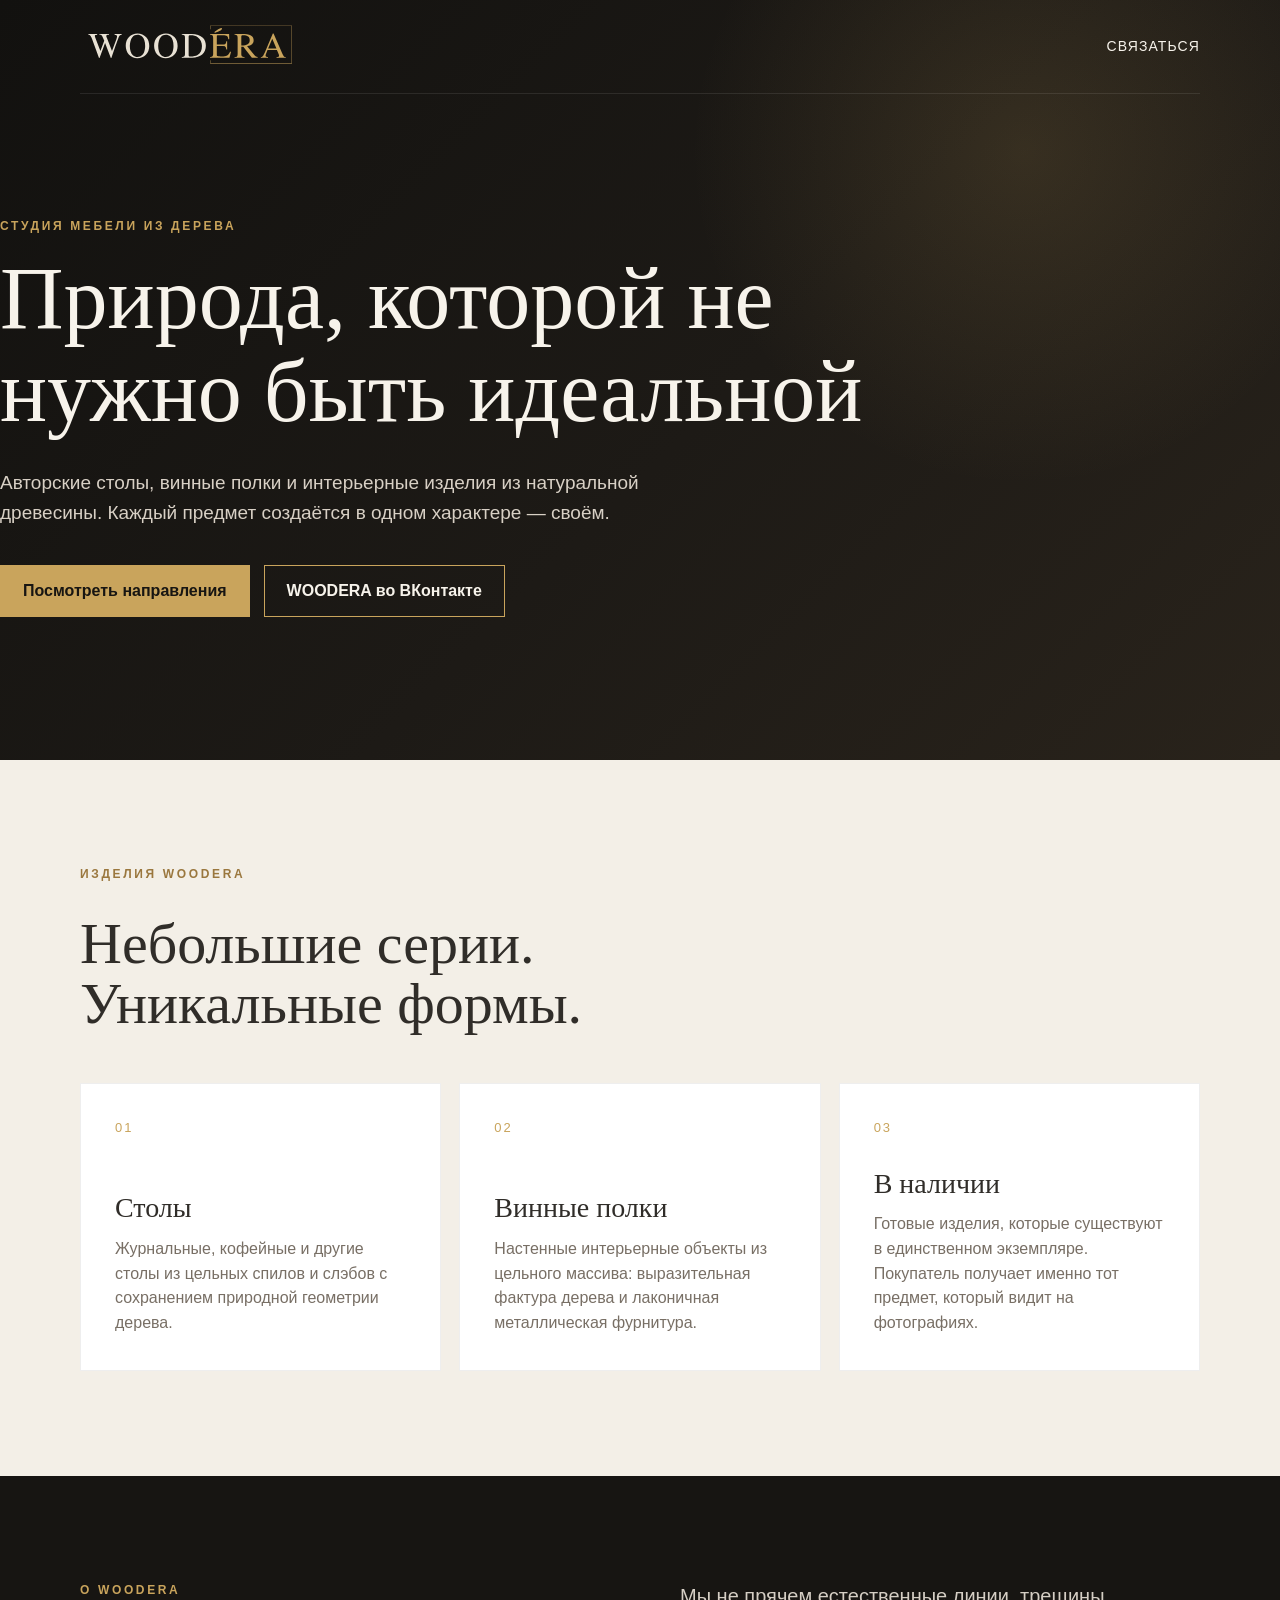
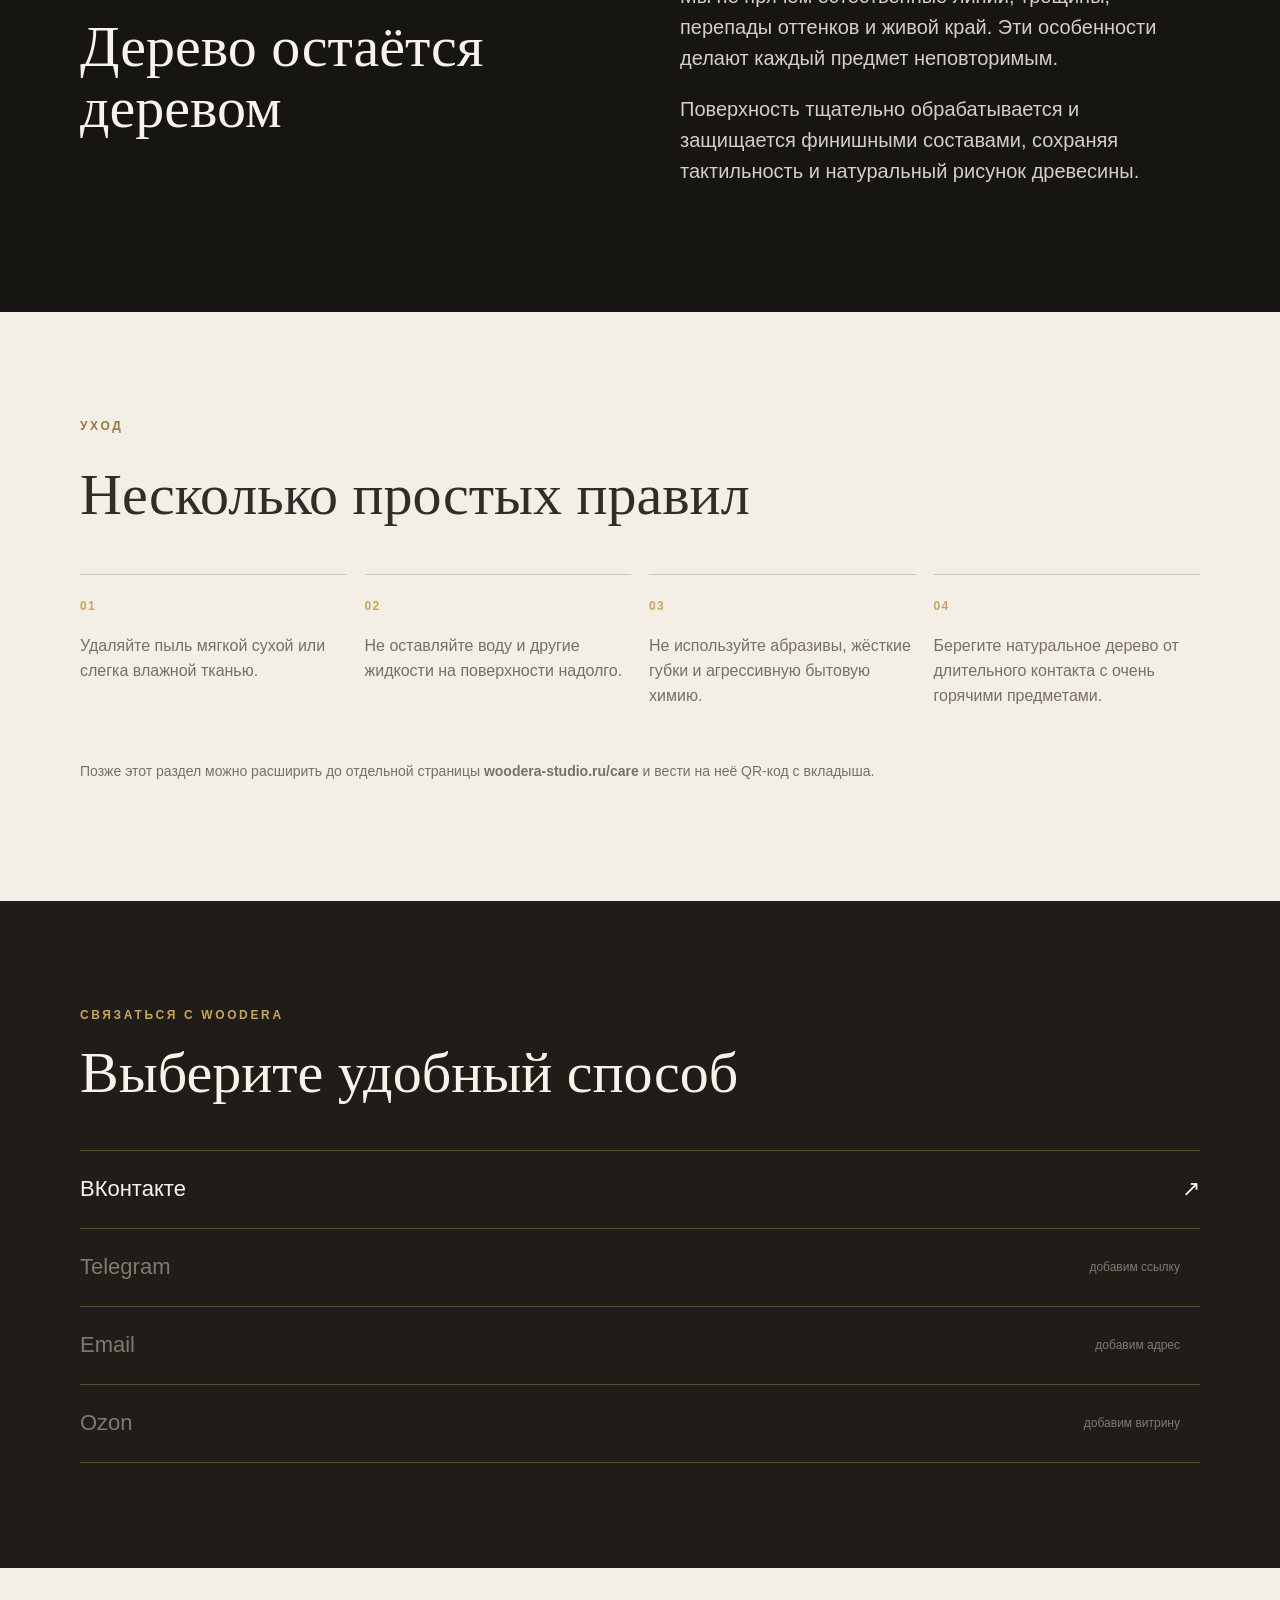
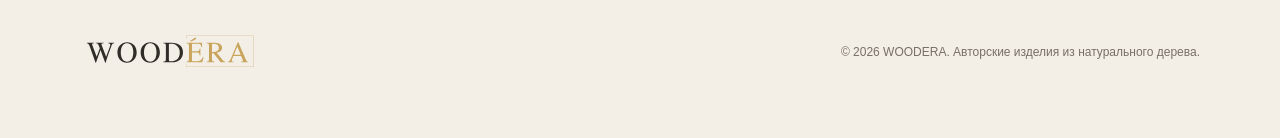
<file: index.html>
<!doctype html>
<html lang="ru">
<head>
  <meta charset="utf-8">
  <meta name="viewport" content="width=device-width, initial-scale=1">
  <title>WOODERA — студия мебели из натурального дерева</title>
  <meta name="description" content="WOODERA — авторские изделия из натурального дерева: столы, винные полки и предметы для интерьера.">
  <meta name="theme-color" content="#171512">
  <meta property="og:type" content="website">
  <meta property="og:title" content="WOODERA — студия мебели из натурального дерева">
  <meta property="og:description" content="Авторские изделия из натурального дерева. Каждый предмет имеет собственный характер.">
  <meta property="og:url" content="https://woodera-studio.ru/">
  <link rel="canonical" href="https://woodera-studio.ru/">
  <link rel="stylesheet" href="styles.css">
</head>
<body>
  <header class="hero" id="top">
    <nav class="nav wrap">
      <a class="brand" href="#top" aria-label="WOODERA">
        <img src="assets/WOODERA_01_classic_dark.svg" alt="WOODERA">
      </a>
      <a class="nav-link" href="#contacts">Связаться</a>
    </nav>

    <div class="hero-content wrap">
      <p class="eyebrow">СТУДИЯ МЕБЕЛИ ИЗ ДЕРЕВА</p>
      <h1>Природа, которой не нужно быть идеальной</h1>
      <p class="lead">Авторские столы, винные полки и интерьерные изделия из натуральной древесины. Каждый предмет создаётся в одном характере — своём.</p>
      <div class="hero-actions">
        <a class="btn btn-primary" href="#catalog">Посмотреть направления</a>
        <a class="btn btn-secondary" href="https://vk.com/wooderatver" target="_blank" rel="noopener">WOODERA во ВКонтакте</a>
      </div>
    </div>
  </header>

  <main>
    <section class="section wrap" id="catalog">
      <div class="section-head">
        <p class="eyebrow dark">ИЗДЕЛИЯ WOODERA</p>
        <h2>Небольшие серии. Уникальные формы.</h2>
      </div>
      <div class="cards">
        <article class="card">
          <span class="num">01</span>
          <h3>Столы</h3>
          <p>Журнальные, кофейные и другие столы из цельных спилов и слэбов с сохранением природной геометрии дерева.</p>
        </article>
        <article class="card">
          <span class="num">02</span>
          <h3>Винные полки</h3>
          <p>Настенные интерьерные объекты из цельного массива: выразительная фактура дерева и лаконичная металлическая фурнитура.</p>
        </article>
        <article class="card">
          <span class="num">03</span>
          <h3>В наличии</h3>
          <p>Готовые изделия, которые существуют в единственном экземпляре. Покупатель получает именно тот предмет, который видит на фотографиях.</p>
        </article>
      </div>
    </section>

    <section class="section story">
      <div class="wrap story-grid">
        <div>
          <p class="eyebrow">О WOODERA</p>
          <h2>Дерево остаётся деревом</h2>
        </div>
        <div class="story-copy">
          <p>Мы не прячем естественные линии, трещины, перепады оттенков и живой край. Эти особенности делают каждый предмет неповторимым.</p>
          <p>Поверхность тщательно обрабатывается и защищается финишными составами, сохраняя тактильность и натуральный рисунок древесины.</p>
        </div>
      </div>
    </section>

    <section class="section wrap" id="care">
      <div class="section-head">
        <p class="eyebrow dark">УХОД</p>
        <h2>Несколько простых правил</h2>
      </div>
      <div class="care-grid">
        <div><b>01</b><p>Удаляйте пыль мягкой сухой или слегка влажной тканью.</p></div>
        <div><b>02</b><p>Не оставляйте воду и другие жидкости на поверхности надолго.</p></div>
        <div><b>03</b><p>Не используйте абразивы, жёсткие губки и агрессивную бытовую химию.</p></div>
        <div><b>04</b><p>Берегите натуральное дерево от длительного контакта с очень горячими предметами.</p></div>
      </div>
      <p class="note">Позже этот раздел можно расширить до отдельной страницы <strong>woodera-studio.ru/care</strong> и вести на неё QR-код с вкладыша.</p>
    </section>

    <section class="section contacts" id="contacts">
      <div class="wrap">
        <p class="eyebrow">СВЯЗАТЬСЯ С WOODERA</p>
        <h2>Выберите удобный способ</h2>
        <div class="contact-links">
          <a href="https://vk.com/wooderatver" target="_blank" rel="noopener">ВКонтакте <span>↗</span></a>
          <span class="disabled">Telegram <small>добавим ссылку</small></span>
          <span class="disabled">Email <small>добавим адрес</small></span>
          <span class="disabled">Ozon <small>добавим витрину</small></span>
        </div>
      </div>
    </section>
  </main>

  <footer class="footer wrap">
    <img src="assets/WOODERA_01_classic_light.svg" alt="WOODERA">
    <p>© 2026 WOODERA. Авторские изделия из натурального дерева.</p>
  </footer>
</body>
</html>
</file>
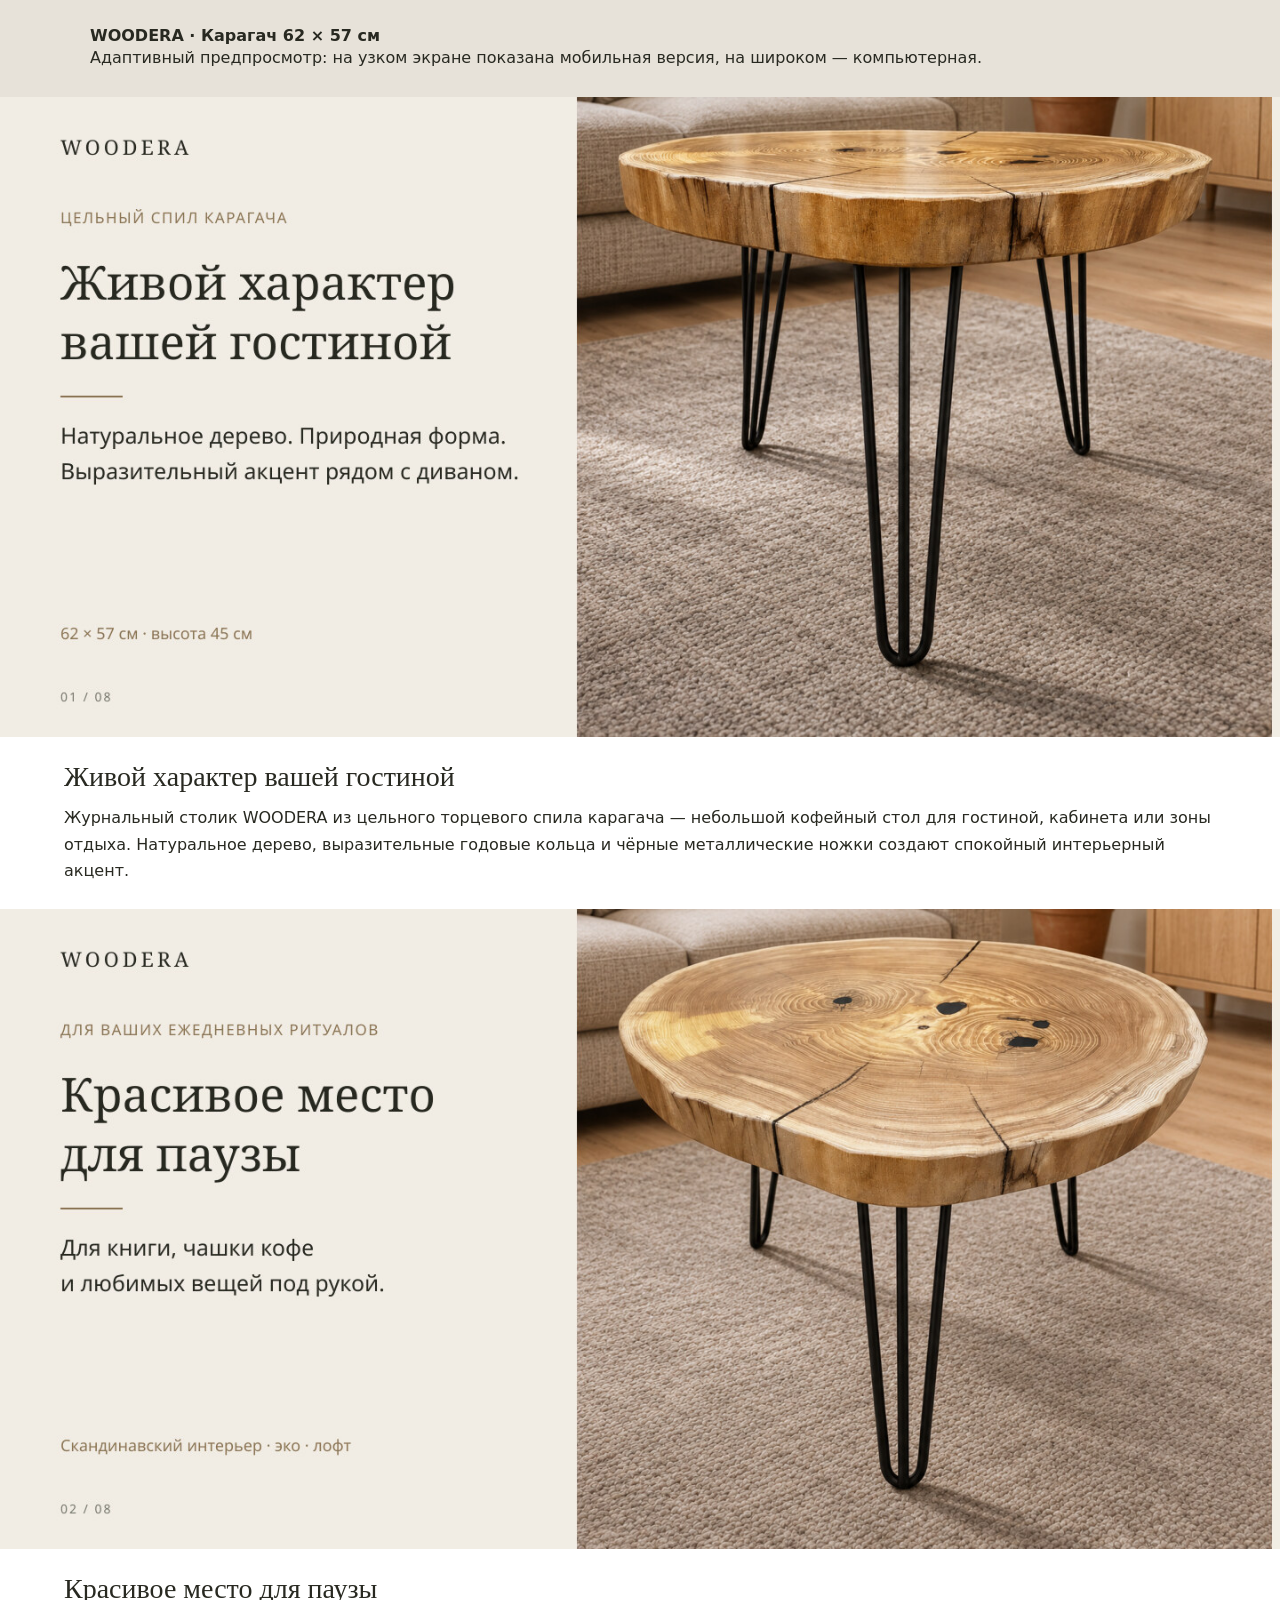
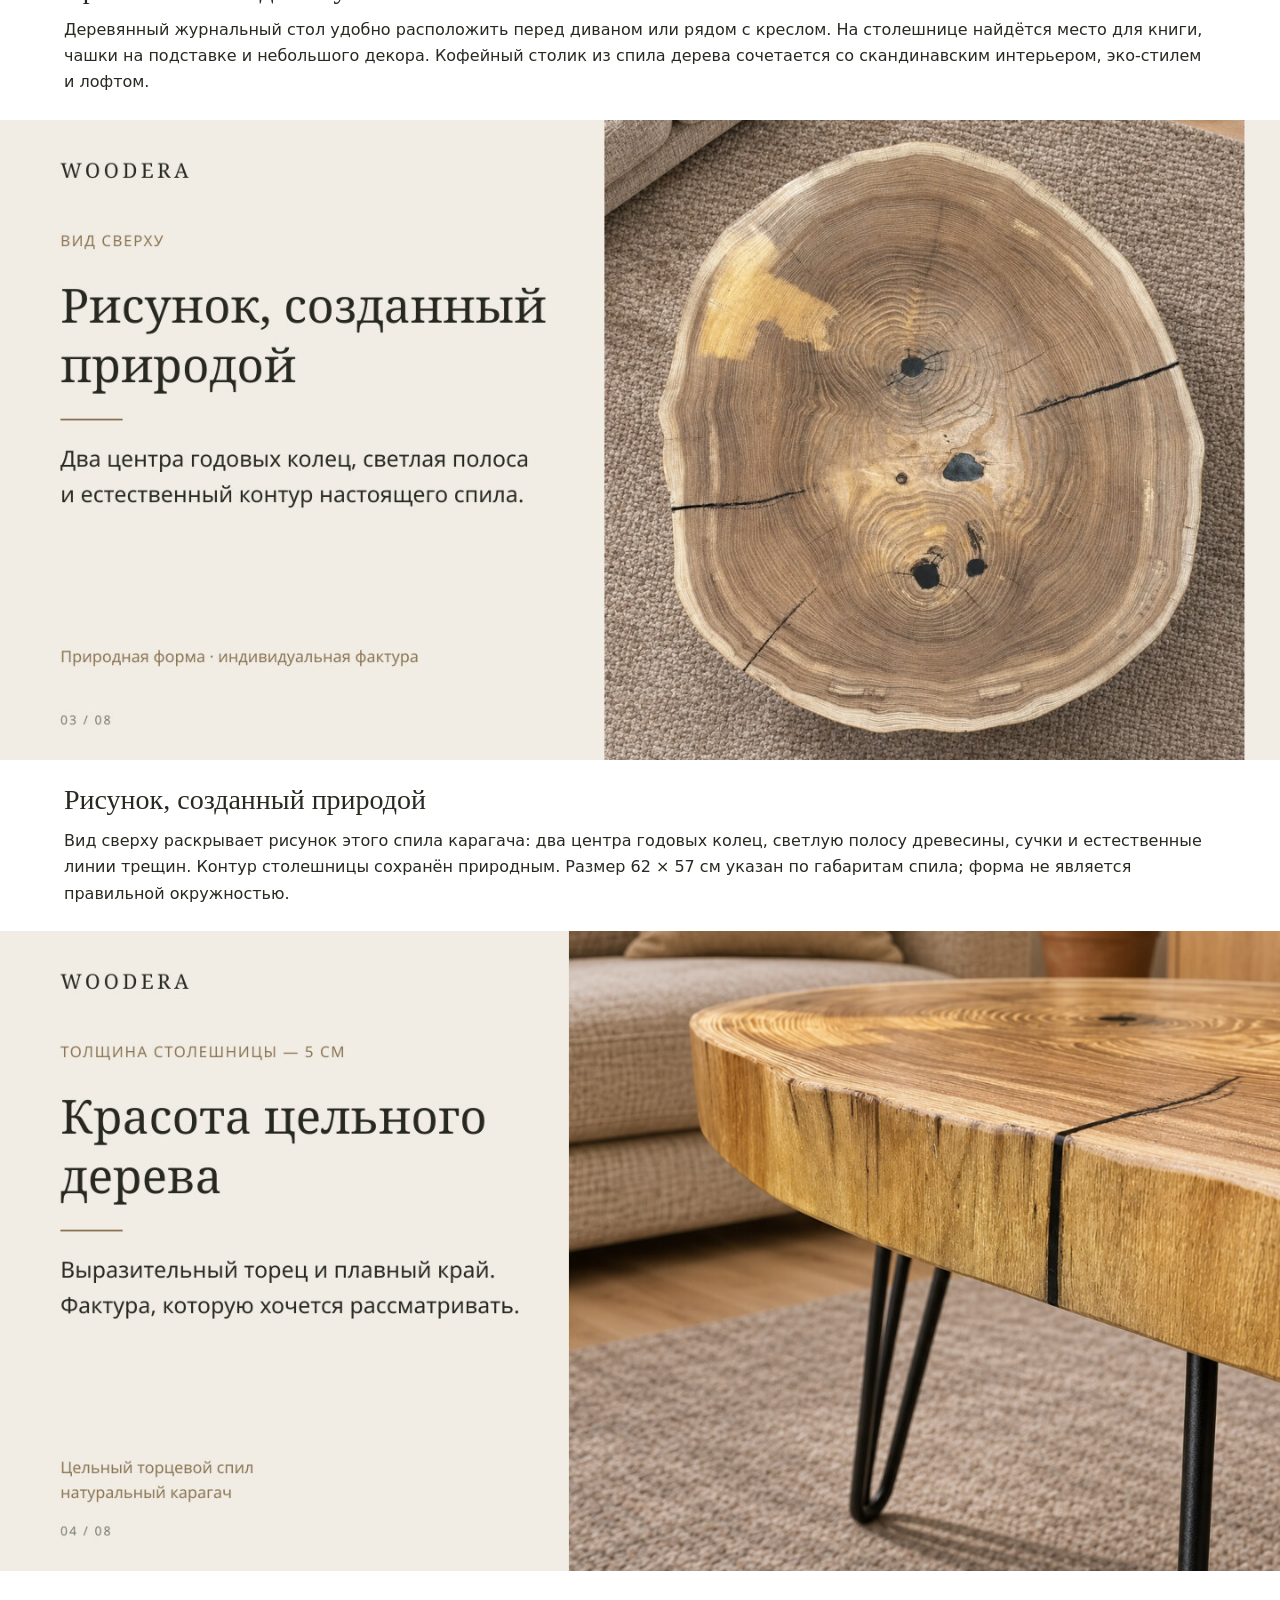
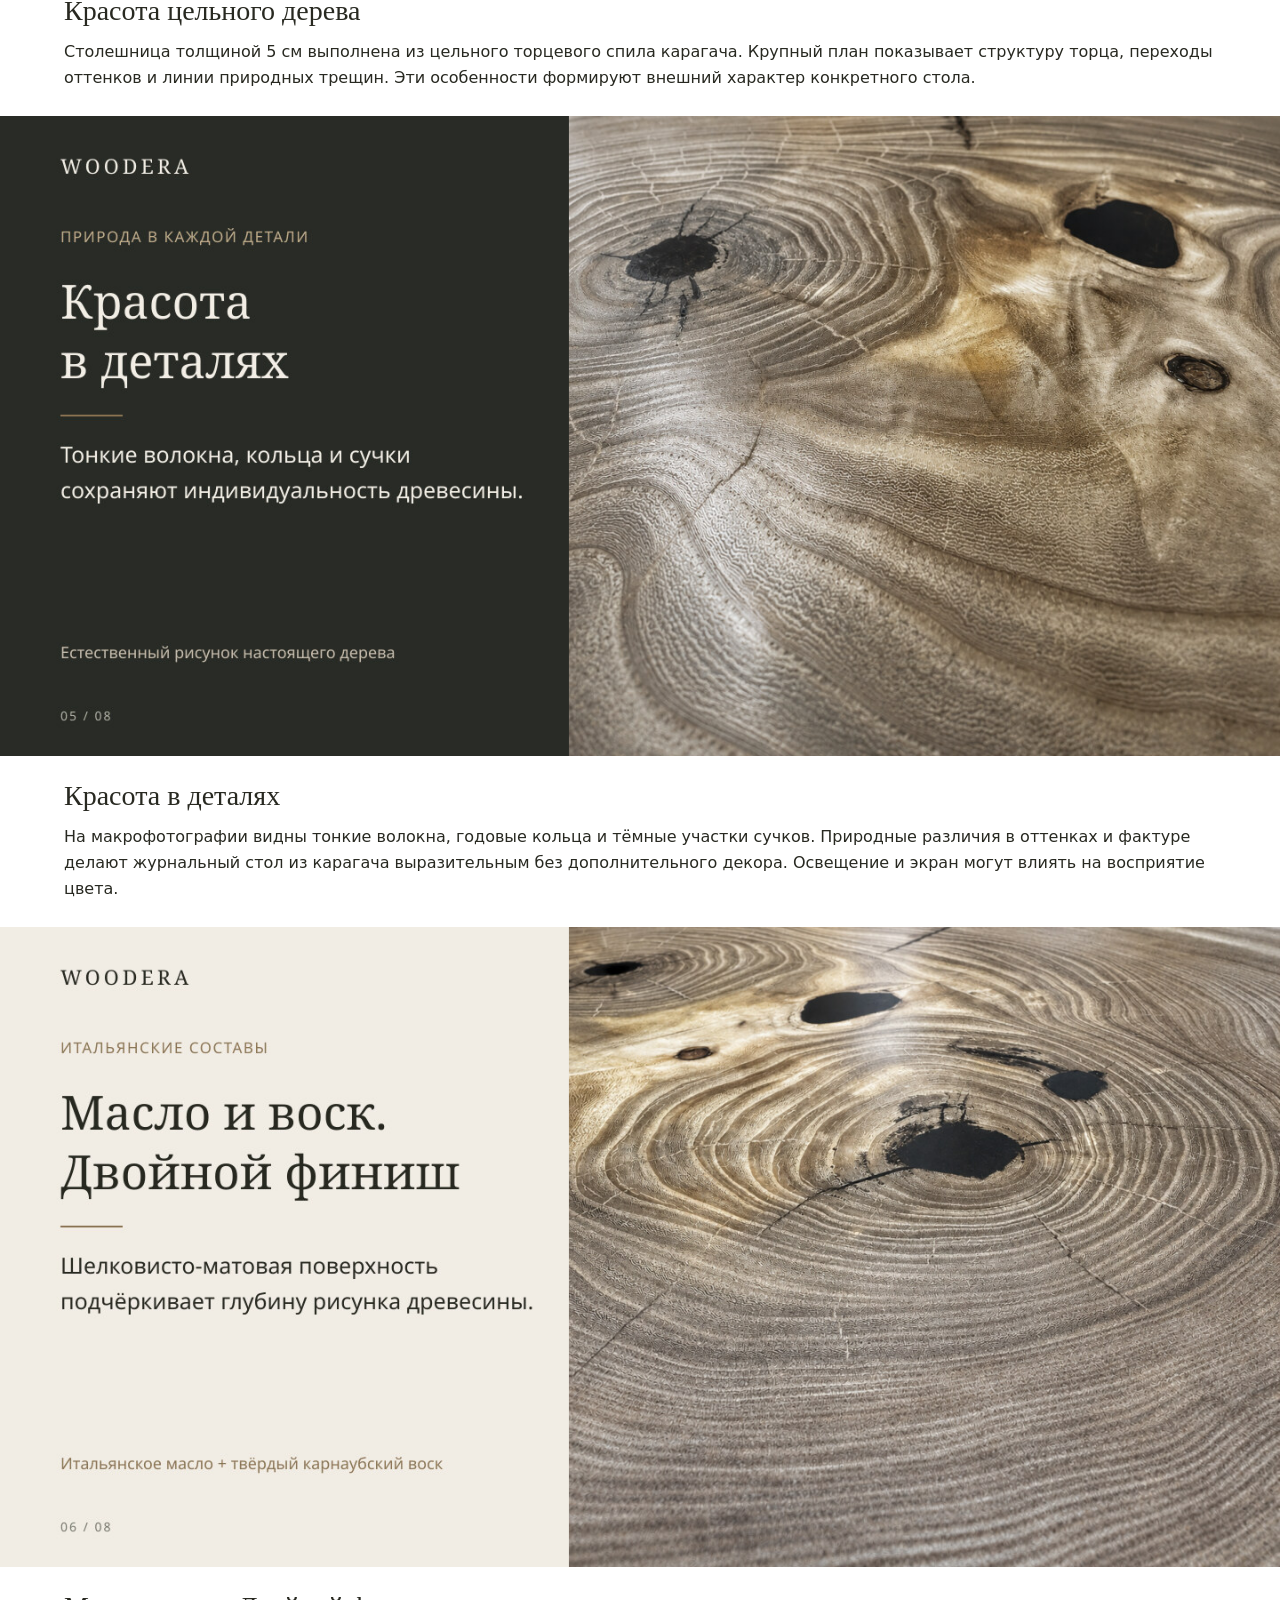
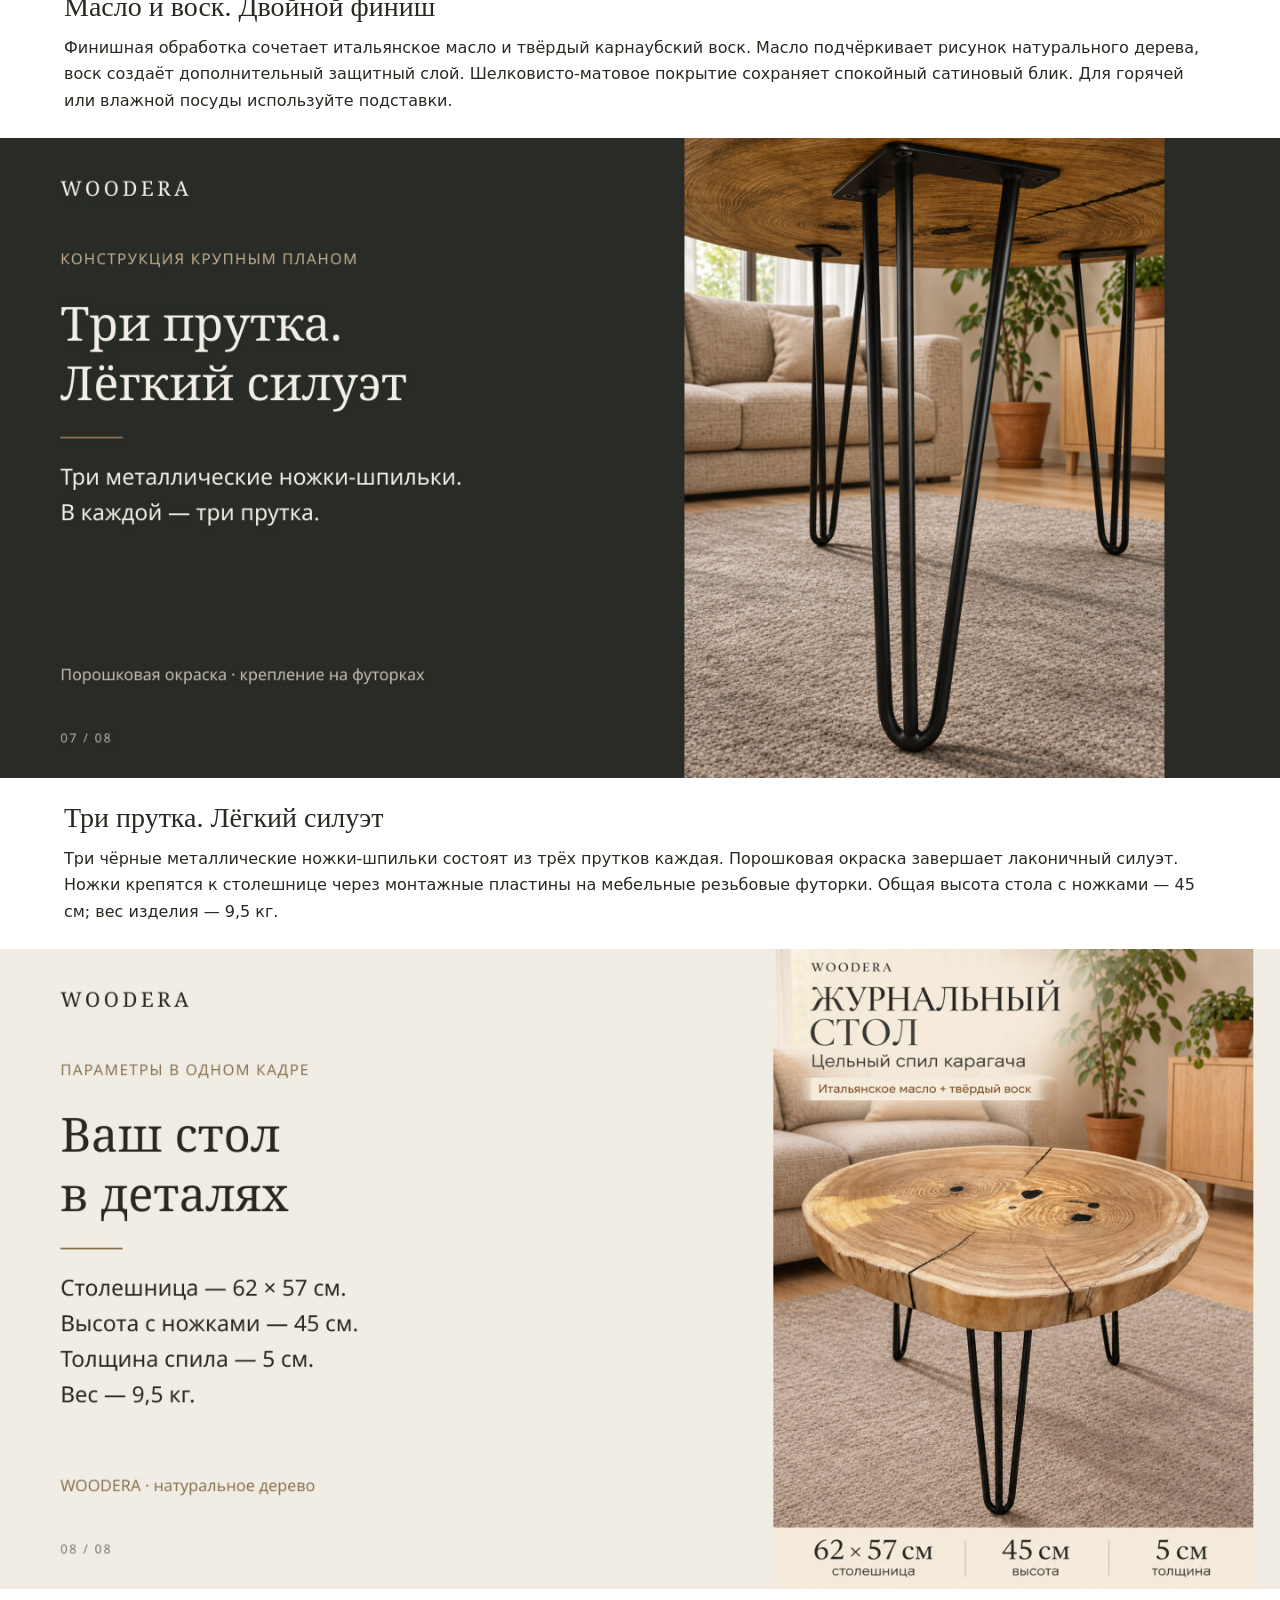
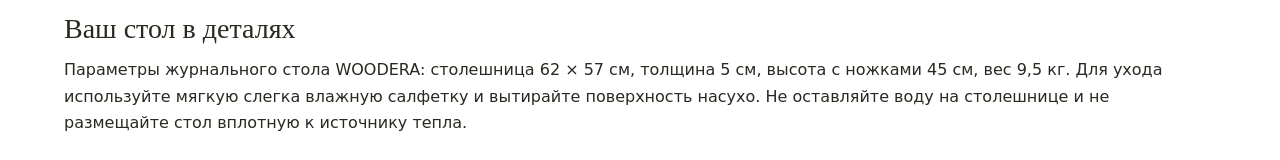
<file: rich-content/karagach-62x57/preview.html>
<!doctype html><html lang="ru"><meta charset="utf-8"><meta name="viewport" content="width=device-width,initial-scale=1"><title>Журнальный столик WOODERA из спила карагача, деревянный, 62х57х45 см</title><style>body{margin:0;background:#e7e2d9;color:#282921;font:16px system-ui}header{padding:26px;max-width:1100px;margin:auto}main{max-width:1440px;margin:auto;background:#f1ede5}img{display:block;width:100%;height:auto}article{padding:24px 5%;background:white}h2{font:28px Georgia;margin:0 0 12px}p{line-height:1.65;margin:0}a{color:inherit}</style><header><b>WOODERA · Карагач 62 × 57 см</b><p>Адаптивный предпросмотр: на узком экране показана мобильная версия, на широком — компьютерная.</p></header><main><picture><source media="(max-width:700px)" srcset="mobile/01_character.jpg"><img src="desktop/01_character.jpg" alt="Живой характер вашей гостиной"></picture><article><h2>Живой характер вашей гостиной</h2><p>Журнальный столик WOODERA из цельного торцевого спила карагача — небольшой кофейный стол для гостиной, кабинета или зоны отдыха. Натуральное дерево, выразительные годовые кольца и чёрные металлические ножки создают спокойный интерьерный акцент.</p></article><picture><source media="(max-width:700px)" srcset="mobile/02_interior.jpg"><img src="desktop/02_interior.jpg" alt="Красивое место для паузы"></picture><article><h2>Красивое место для паузы</h2><p>Деревянный журнальный стол удобно расположить перед диваном или рядом с креслом. На столешнице найдётся место для книги, чашки на подставке и небольшого декора. Кофейный столик из спила дерева сочетается со скандинавским интерьером, эко-стилем и лофтом.</p></article><picture><source media="(max-width:700px)" srcset="mobile/03_top_view.jpg"><img src="desktop/03_top_view.jpg" alt="Рисунок, созданный природой"></picture><article><h2>Рисунок, созданный природой</h2><p>Вид сверху раскрывает рисунок этого спила карагача: два центра годовых колец, светлую полосу древесины, сучки и естественные линии трещин. Контур столешницы сохранён природным. Размер 62 × 57 см указан по габаритам спила; форма не является правильной окружностью.</p></article><picture><source media="(max-width:700px)" srcset="mobile/04_slab.jpg"><img src="desktop/04_slab.jpg" alt="Красота цельного дерева"></picture><article><h2>Красота цельного дерева</h2><p>Столешница толщиной 5 см выполнена из цельного торцевого спила карагача. Крупный план показывает структуру торца, переходы оттенков и линии природных трещин. Эти особенности формируют внешний характер конкретного стола.</p></article><picture><source media="(max-width:700px)" srcset="mobile/05_texture.jpg"><img src="desktop/05_texture.jpg" alt="Красота в деталях"></picture><article><h2>Красота в деталях</h2><p>На макрофотографии видны тонкие волокна, годовые кольца и тёмные участки сучков. Природные различия в оттенках и фактуре делают журнальный стол из карагача выразительным без дополнительного декора. Освещение и экран могут влиять на восприятие цвета.</p></article><picture><source media="(max-width:700px)" srcset="mobile/06_finish.jpg"><img src="desktop/06_finish.jpg" alt="Масло и воск. Двойной финиш"></picture><article><h2>Масло и воск. Двойной финиш</h2><p>Финишная обработка сочетает итальянское масло и твёрдый карнаубский воск. Масло подчёркивает рисунок натурального дерева, воск создаёт дополнительный защитный слой. Шелковисто-матовое покрытие сохраняет спокойный сатиновый блик. Для горячей или влажной посуды используйте подставки.</p></article><picture><source media="(max-width:700px)" srcset="mobile/07_legs.jpg"><img src="desktop/07_legs.jpg" alt="Три прутка. Лёгкий силуэт"></picture><article><h2>Три прутка. Лёгкий силуэт</h2><p>Три чёрные металлические ножки-шпильки состоят из трёх прутков каждая. Порошковая окраска завершает лаконичный силуэт. Ножки крепятся к столешнице через монтажные пластины на мебельные резьбовые футорки. Общая высота стола с ножками — 45 см; вес изделия — 9,5 кг.</p></article><picture><source media="(max-width:700px)" srcset="mobile/08_parameters.jpg"><img src="desktop/08_parameters.jpg" alt="Ваш стол в деталях"></picture><article><h2>Ваш стол в деталях</h2><p>Параметры журнального стола WOODERA: столешница 62 × 57 см, толщина 5 см, высота с ножками 45 см, вес 9,5 кг. Для ухода используйте мягкую слегка влажную салфетку и вытирайте поверхность насухо. Не оставляйте воду на столешнице и не размещайте стол вплотную к источнику тепла.</p></article></main></html>
</file>
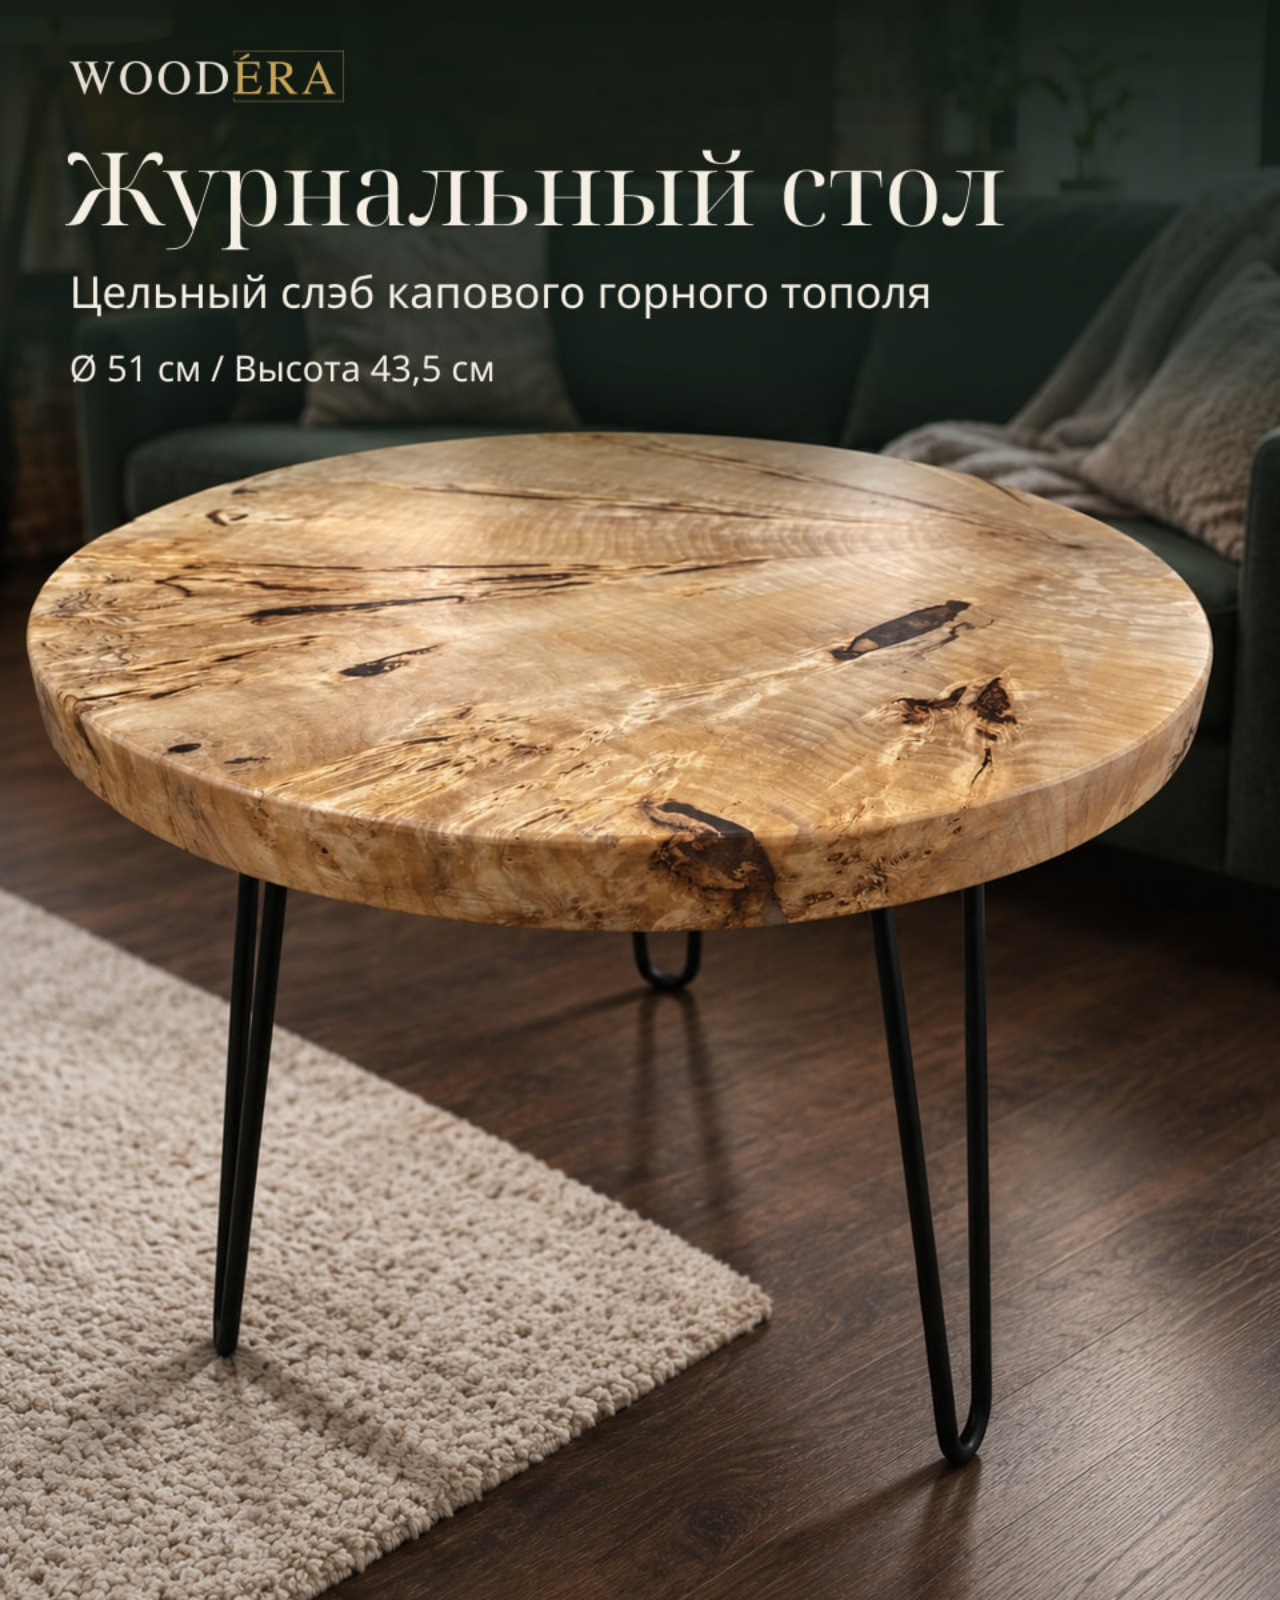
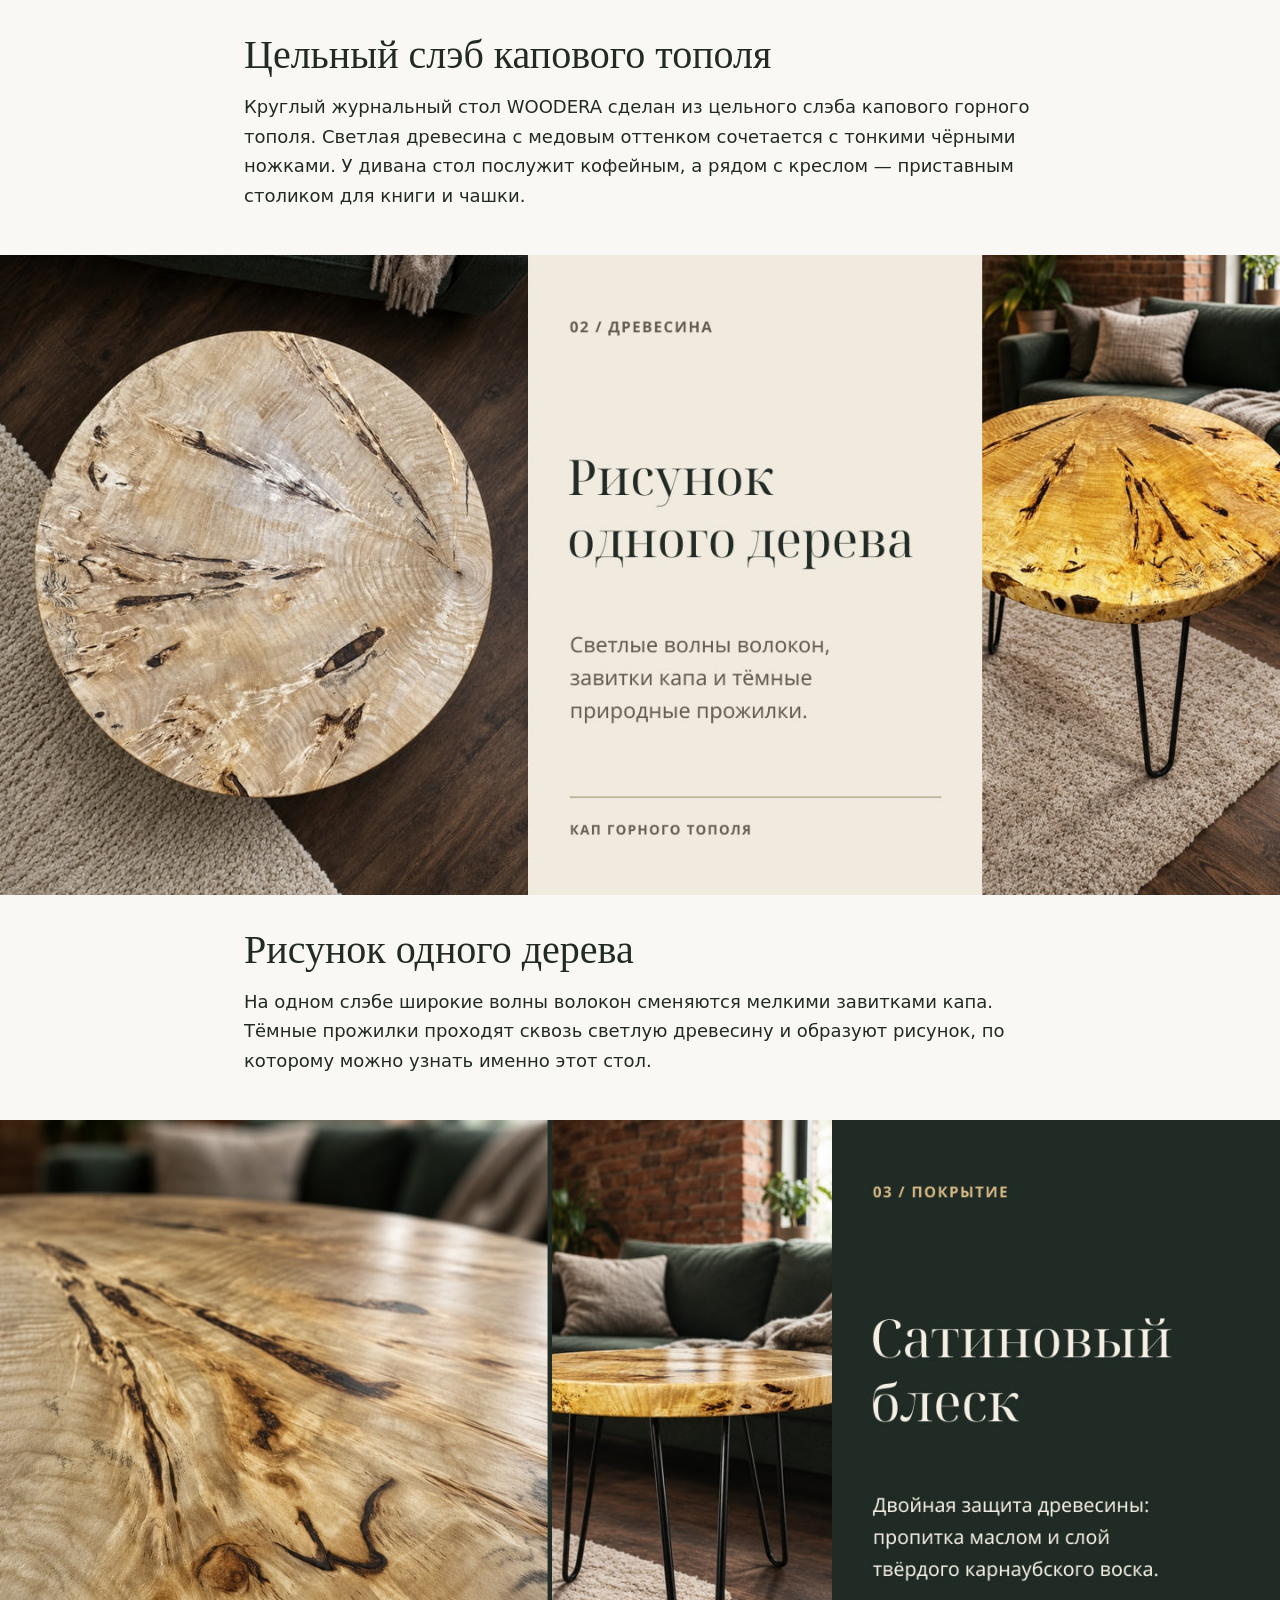
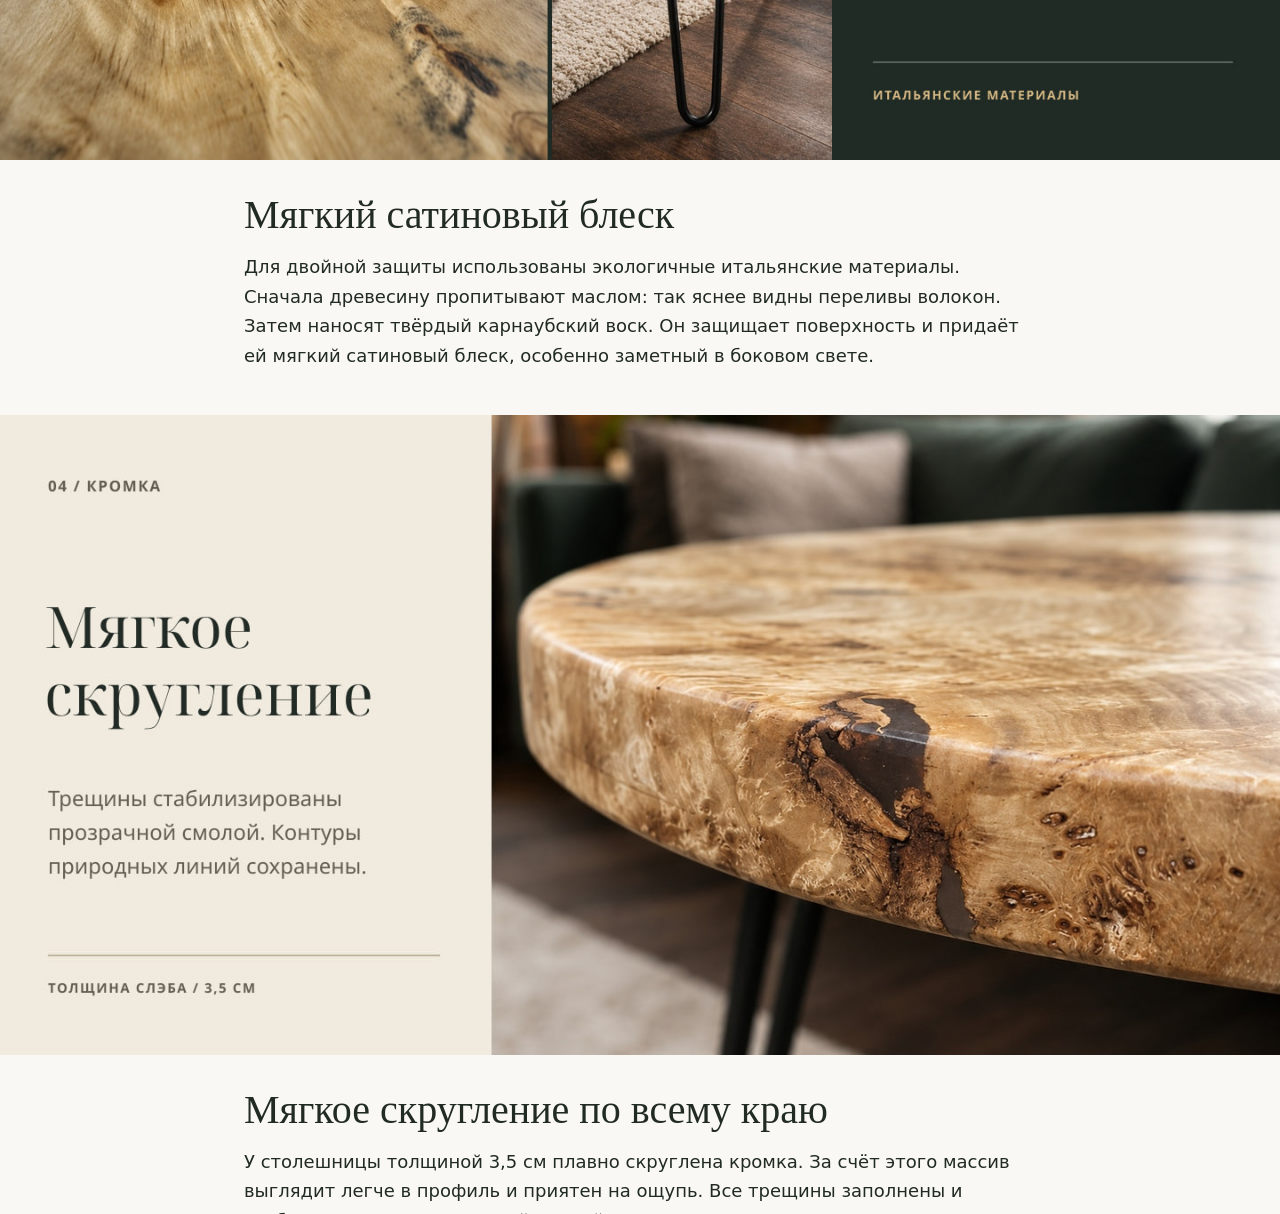
<file: rich-content/topol-kap-51x51/preview.html>
<!doctype html><html lang="ru"><meta charset="utf-8"><meta name="viewport" content="width=device-width,initial-scale=1"><title>WOODERA — журнальный стол из капового тополя, Ø 51 см</title><style>*{box-sizing:border-box}body{margin:0;background:#ece8df;color:#212b24;font:18px/1.65 system-ui}main{max-width:1440px;margin:auto;background:#faf8f4}img{display:block;width:100%;height:auto}article{max-width:920px;margin:auto;padding:32px 5% 44px}h2{font:clamp(26px,3.2vw,40px)/1.15 Georgia,serif;margin:0 0 14px}p{margin:0}@media(max-width:700px){article{padding:24px 6% 34px;font-size:16px}}</style><main><section><picture><source media="(max-width:700px)" srcset="mobile/01-table.jpg"><img src="desktop/01-table.jpg" alt="Журнальный стол WOODERA из капового горного тополя на чёрных ножках-шпильках рядом с зелёным диваном."></picture><article><h2>Цельный слэб капового тополя</h2><p>Круглый журнальный стол WOODERA сделан из цельного слэба капового горного тополя. Светлая древесина с медовым оттенком сочетается с тонкими чёрными ножками. У дивана стол послужит кофейным, а рядом с креслом — приставным столиком для книги и чашки.</p></article></section>
<section><picture><source media="(max-width:700px)" srcset="mobile/02-grain.jpg"><img src="desktop/02-grain.jpg" alt="Круглая столешница сверху: светлый кап горного тополя с волнистым рисунком волокон и тёмными прожилками."></picture><article><h2>Рисунок одного дерева</h2><p>На одном слэбе широкие волны волокон сменяются мелкими завитками капа. Тёмные прожилки проходят сквозь светлую древесину и образуют рисунок, по которому можно узнать именно этот стол.</p></article></section>
<section><picture><source media="(max-width:700px)" srcset="mobile/03-finish.jpg"><img src="desktop/03-finish.jpg" alt="Крупный план столешницы при боковом свете: мягкий блик подчёркивает естественную текстуру под маслом и воском."></picture><article><h2>Мягкий сатиновый блеск</h2><p>Для двойной защиты использованы экологичные итальянские материалы. Сначала древесину пропитывают маслом: так яснее видны переливы волокон. Затем наносят твёрдый карнаубский воск. Он защищает поверхность и придаёт ей мягкий сатиновый блеск, особенно заметный в боковом свете.</p></article></section>
<section><picture><source media="(max-width:700px)" srcset="mobile/04-edge.jpg"><img src="desktop/04-edge.jpg" alt="Макрофотография скруглённой кромки толщиной 3,5 см, узора капа и стабилизированной прозрачной смолой трещины."></picture><article><h2>Мягкое скругление по всему краю</h2><p>У столешницы толщиной 3,5 см плавно скруглена кромка. За счёт этого массив выглядит легче в профиль и приятен на ощупь. Все трещины заполнены и стабилизированы прозрачной смолой: их естественные очертания и рисунок дерева остаются видны.</p></article></section>
<section><picture><source media="(max-width:700px)" srcset="mobile/05-size.jpg"><img src="desktop/05-size.jpg" alt="Столик сбоку и крепления ножек снизу. Диаметр 51 см, высота 43,5 см, толщина 3,5 см, вес 5 кг."></picture><article><h2>Для книги, чашки и любимого кресла</h2><p>Диаметр столешницы — 51 см, высота стола с ножками — 43,5 см, толщина столешницы — 3,5 см, вес — 5 кг. Три чёрные металлические ножки-шпильки крепятся к массиву саморезами. Столик легко переставить от дивана к креслу.</p></article></section></main></html>
</file>
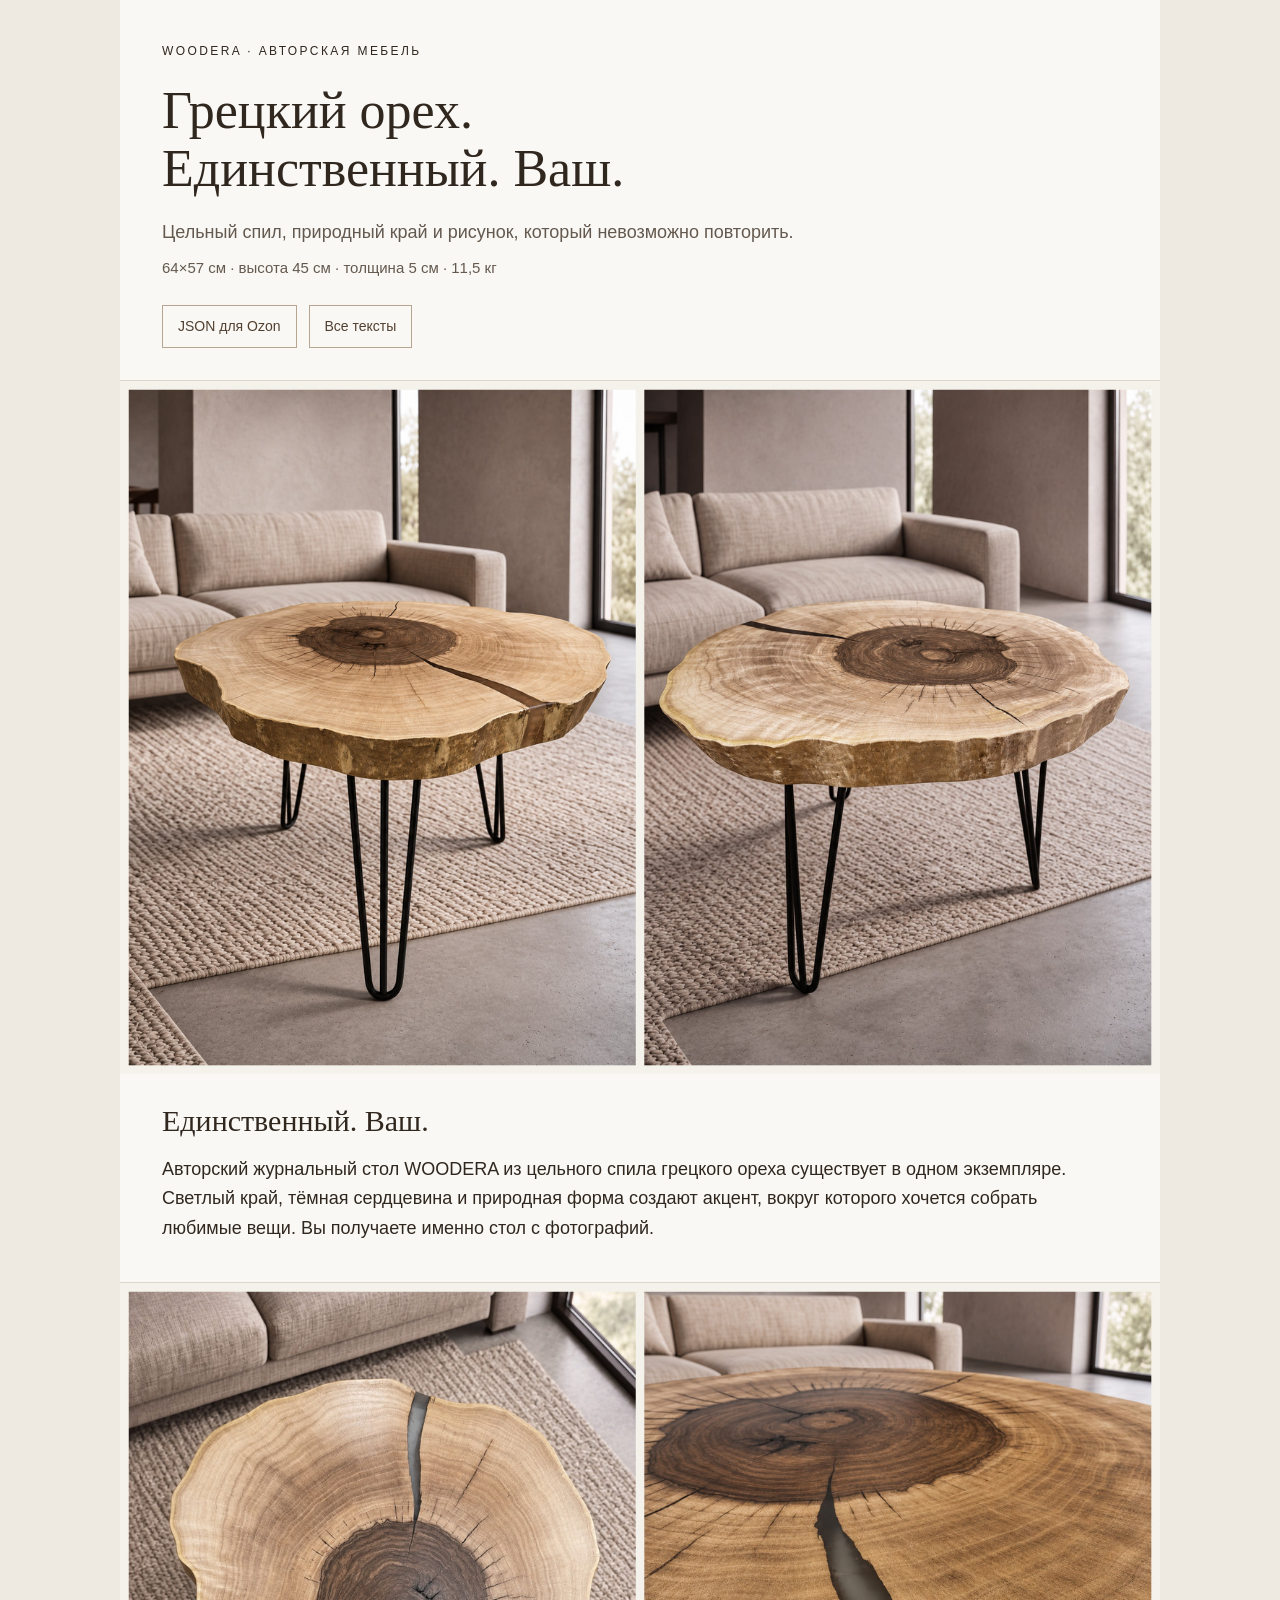
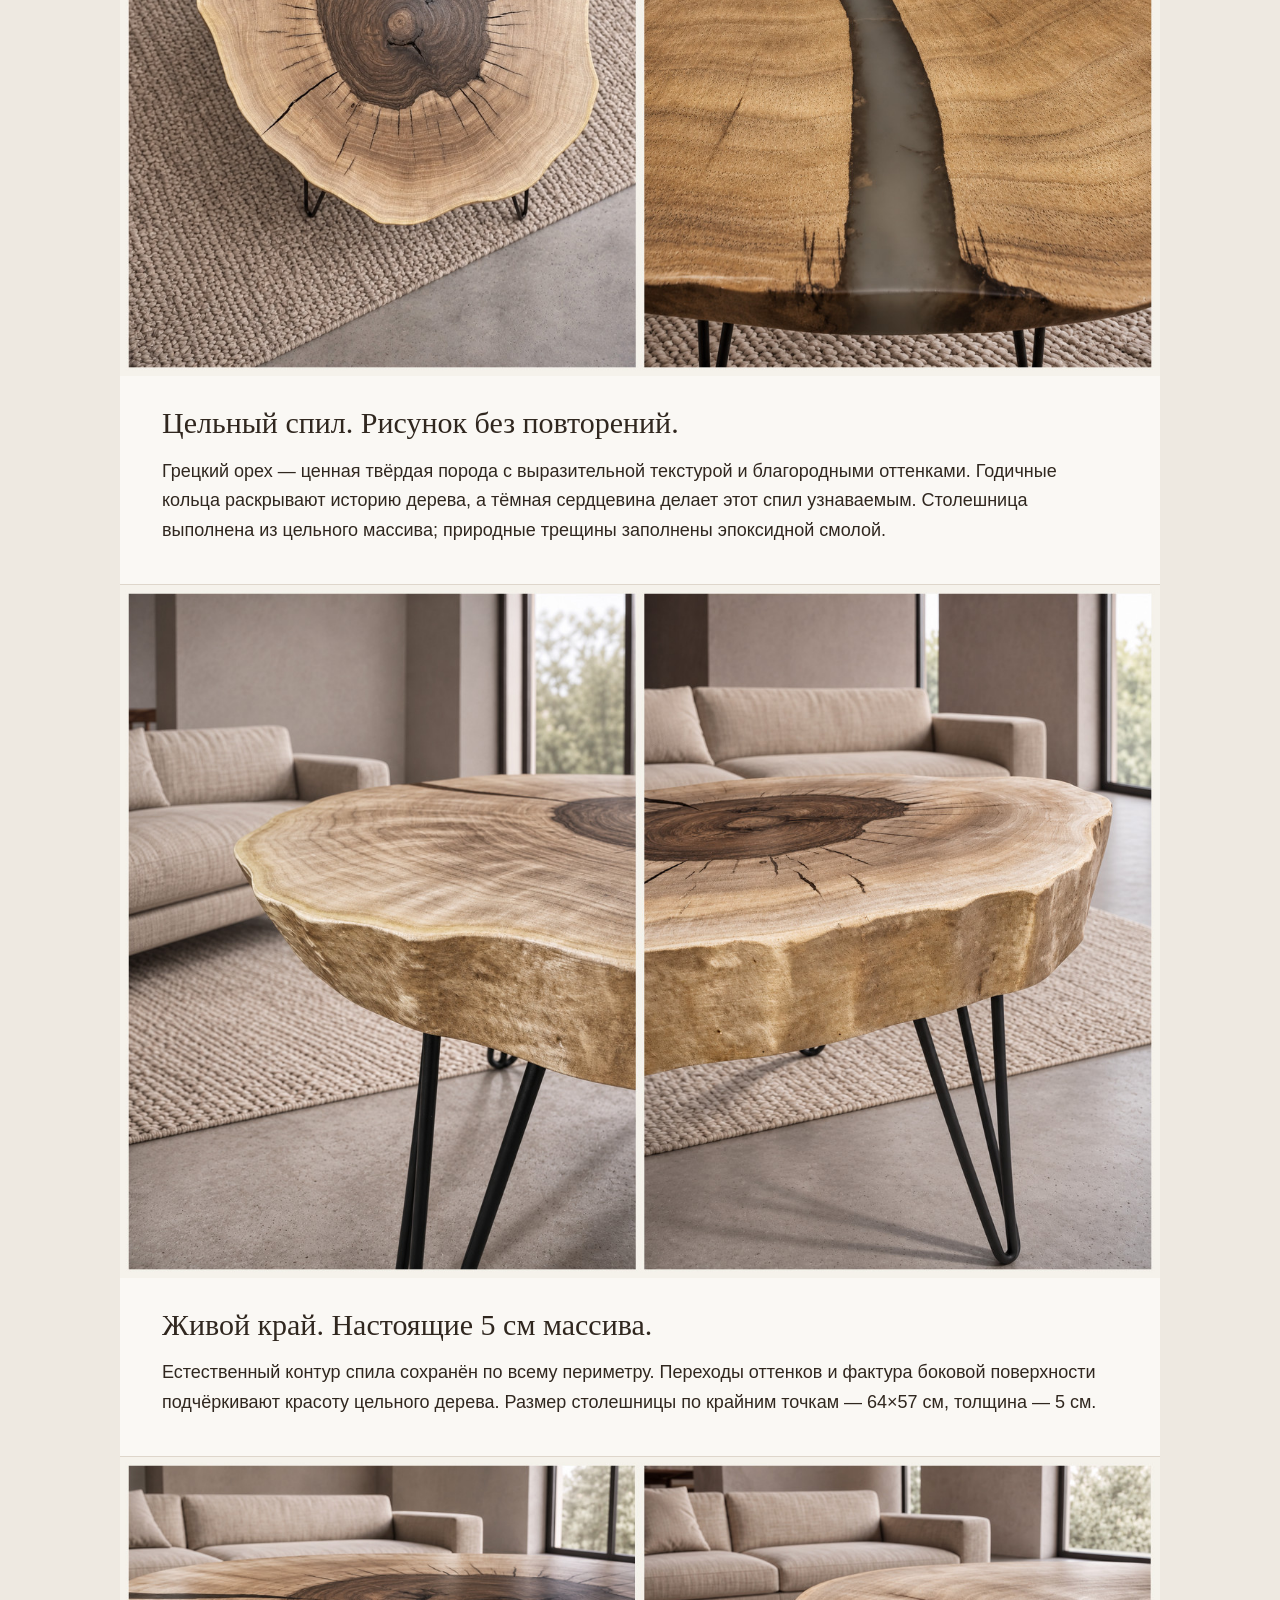
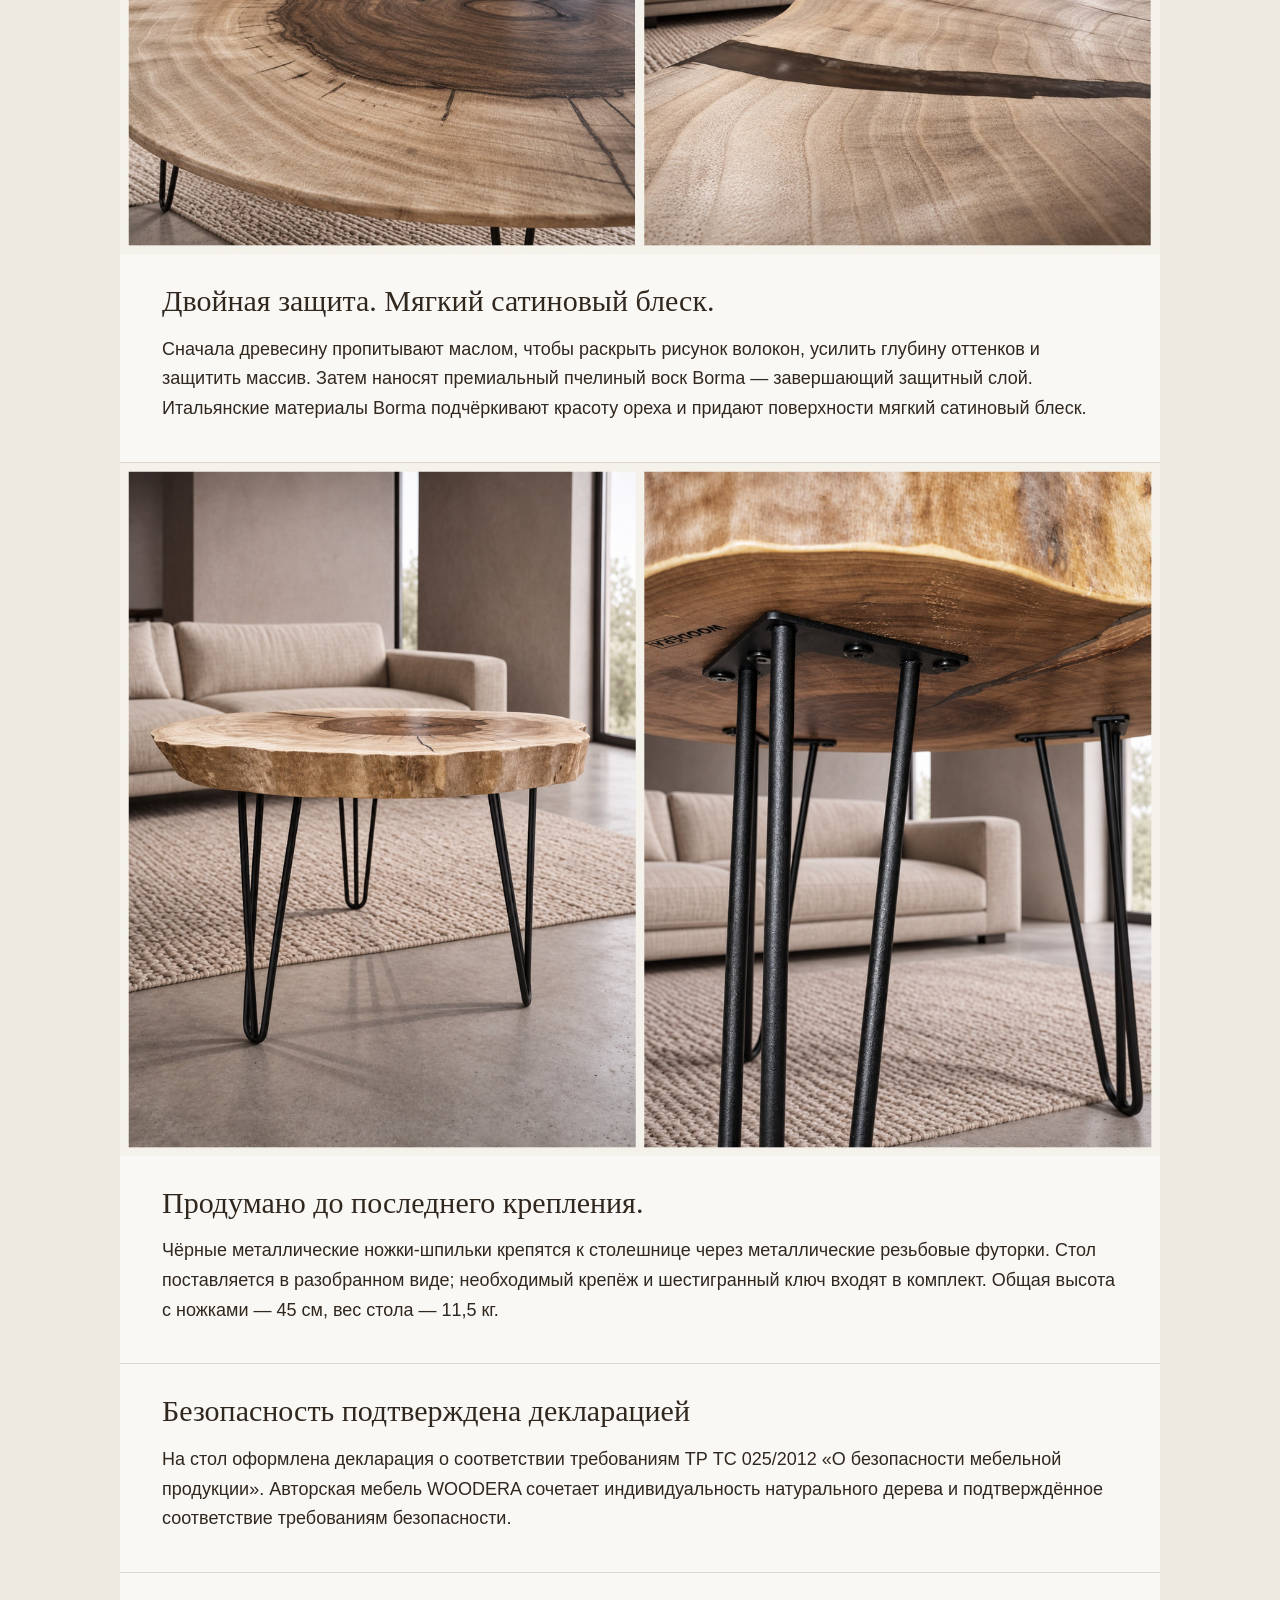
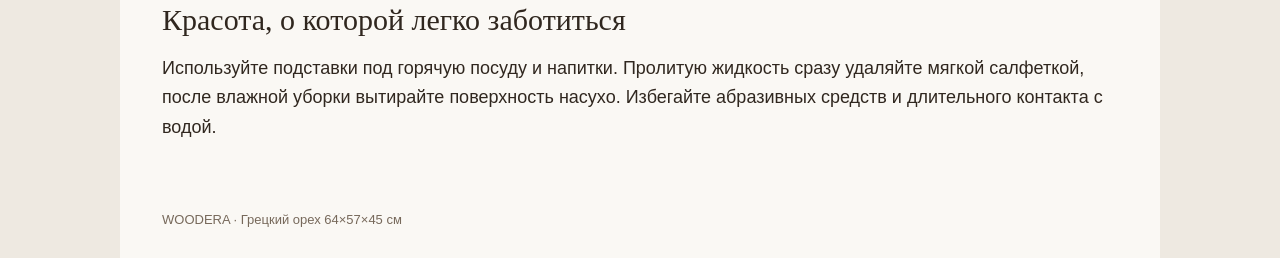
<file: rich-content/walnut-64x57/preview.html>
<!doctype html><html lang="ru"><head><meta charset="utf-8"><meta name="viewport" content="width=device-width,initial-scale=1"><title>WOODERA — грецкий орех 64×57</title><style>
*{box-sizing:border-box}body{margin:0;background:#eee9e1;color:#30271f;font:18px/1.65 Arial,sans-serif}main{max-width:1040px;margin:auto;background:#faf8f4}header{padding:42px 42px 32px}.eyebrow{letter-spacing:.2em;font-size:12px}h1{font-family:Georgia,serif;font-weight:400;font-size:clamp(32px,5vw,52px);line-height:1.12;margin:20px 0}header p{margin-bottom:8px;color:#64594f}.meta{font-size:15px}nav{display:flex;gap:12px;flex-wrap:wrap;margin-top:24px}a{color:#514031;text-underline-offset:4px}nav a{padding:9px 15px;border:1px solid #b6a591;text-decoration:none;font-size:14px}section{border-top:1px solid #ded6cb}picture,img{display:block;width:100%;height:auto}article,.text-only{padding:28px 42px 38px}h2{font-family:Georgia,serif;font-size:30px;line-height:1.25;font-weight:400;margin:0 0 15px}p{margin:0}footer{padding:28px 42px;color:#77695b;font-size:13px}@media(max-width:700px){body{font-size:16px}header{padding:28px 22px}article,.text-only{padding:24px 22px 30px}h2{font-size:27px}footer{padding:24px 22px}}
</style></head><body><main><header><div class="eyebrow">WOODERA · АВТОРСКАЯ МЕБЕЛЬ</div><h1>Грецкий орех.<br>Единственный. Ваш.</h1><p>Цельный спил, природный край и рисунок, который невозможно повторить.</p><p class="meta">64×57 см · высота 45 см · толщина 5 см · 11,5 кг</p><nav><a href="ozon-richcontent.json">JSON для Ozon</a><a href="content.txt">Все тексты</a></nav></header><section><picture><source media="(max-width:700px)" srcset="mobile/01-exclusive.jpg"><img src="desktop/01-exclusive.jpg" alt="Два общих ракурса орехового стола WOODERA в светлой гостиной: цельный спил на чёрных ножках-шпильках." loading="lazy"></picture><article><h2>Единственный. Ваш.</h2><p>Авторский журнальный стол WOODERA из цельного спила грецкого ореха существует в одном экземпляре. Светлый край, тёмная сердцевина и природная форма создают акцент, вокруг которого хочется собрать любимые вещи. Вы получаете именно стол с фотографий.</p></article></section><section><picture><source media="(max-width:700px)" srcset="mobile/02-solid-walnut.jpg"><img src="desktop/02-solid-walnut.jpg" alt="Вид столешницы сверху и крупный план трещины с эпоксидной смолой; светлая древесина вокруг тёмной сердцевины." loading="lazy"></picture><article><h2>Цельный спил. Рисунок без повторений.</h2><p>Грецкий орех — ценная твёрдая порода с выразительной текстурой и благородными оттенками. Годичные кольца раскрывают историю дерева, а тёмная сердцевина делает этот спил узнаваемым. Столешница выполнена из цельного массива; природные трещины заполнены эпоксидной смолой.</p></article></section><section><picture><source media="(max-width:700px)" srcset="mobile/03-live-edge.jpg"><img src="desktop/03-live-edge.jpg" alt="Два крупных плана природного края ореховой столешницы толщиной 5 см." loading="lazy"></picture><article><h2>Живой край. Настоящие 5 см массива.</h2><p>Естественный контур спила сохранён по всему периметру. Переходы оттенков и фактура боковой поверхности подчёркивают красоту цельного дерева. Размер столешницы по крайним точкам — 64×57 см, толщина — 5 см.</p></article></section><section><picture><source media="(max-width:700px)" srcset="mobile/04-finish.jpg"><img src="desktop/04-finish.jpg" alt="Фактура ореха и мягкие сатиновые блики на поверхности столешницы и эпоксидной смолы." loading="lazy"></picture><article><h2>Двойная защита. Мягкий сатиновый блеск.</h2><p>Сначала древесину пропитывают маслом, чтобы раскрыть рисунок волокон, усилить глубину оттенков и защитить массив. Затем наносят премиальный пчелиный воск Borma — завершающий защитный слой. Итальянские материалы Borma подчёркивают красоту ореха и придают поверхности мягкий сатиновый блеск.</p></article></section><section><picture><source media="(max-width:700px)" srcset="mobile/05-assembly.jpg"><img src="desktop/05-assembly.jpg" alt="Общий вид стола сбоку и крепление металлических ножек с нижней стороны столешницы." loading="lazy"></picture><article><h2>Продумано до последнего крепления.</h2><p>Чёрные металлические ножки-шпильки крепятся к столешнице через металлические резьбовые футорки. Стол поставляется в разобранном виде; необходимый крепёж и шестигранный ключ входят в комплект. Общая высота с ножками — 45 см, вес стола — 11,5 кг.</p></article></section><section class="text-only"><h2>Безопасность подтверждена декларацией</h2><p>На стол оформлена декларация о соответствии требованиям ТР ТС 025/2012 «О безопасности мебельной продукции». Авторская мебель WOODERA сочетает индивидуальность натурального дерева и подтверждённое соответствие требованиям безопасности.</p></section><section class="text-only"><h2>Красота, о которой легко заботиться</h2><p>Используйте подставки под горячую посуду и напитки. Пролитую жидкость сразу удаляйте мягкой салфеткой, после влажной уборки вытирайте поверхность насухо. Избегайте абразивных средств и длительного контакта с водой.</p></section><footer>WOODERA · Грецкий орех 64×57×45 см</footer></main></body></html>
</file>
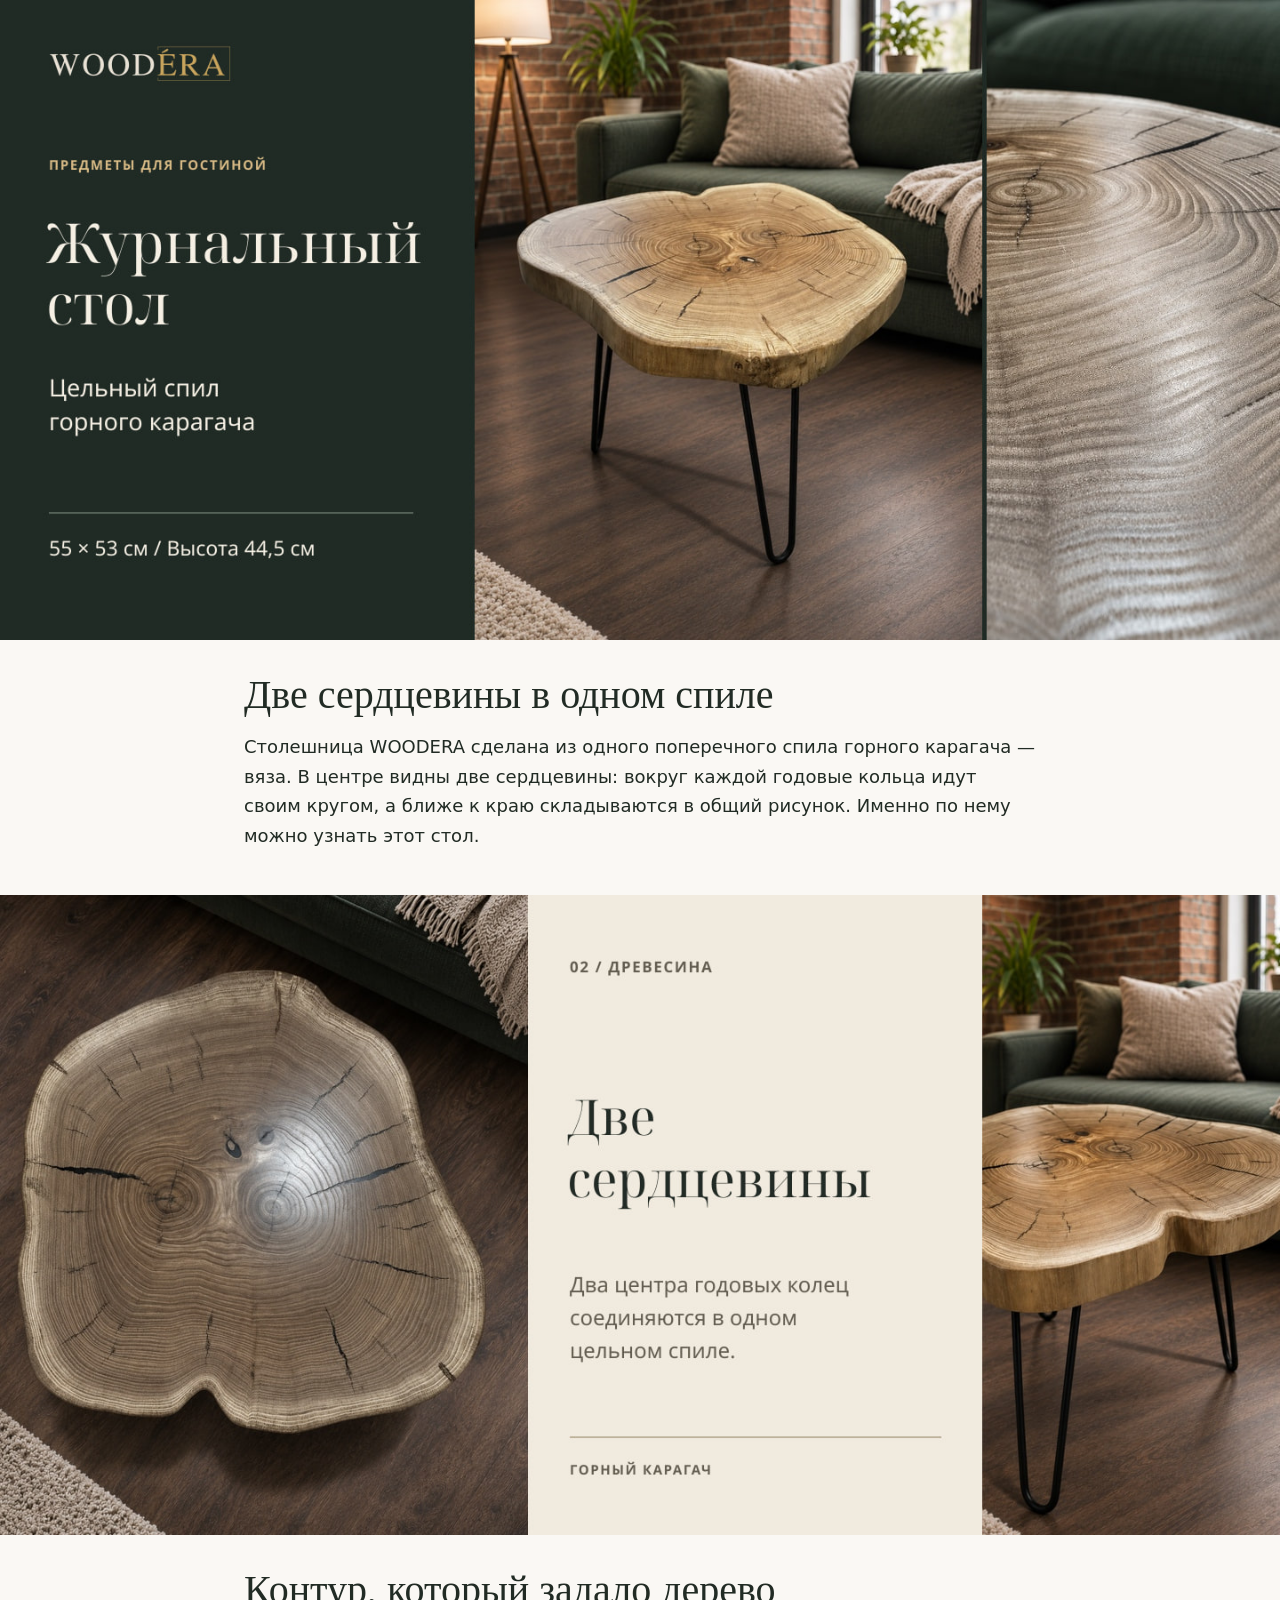
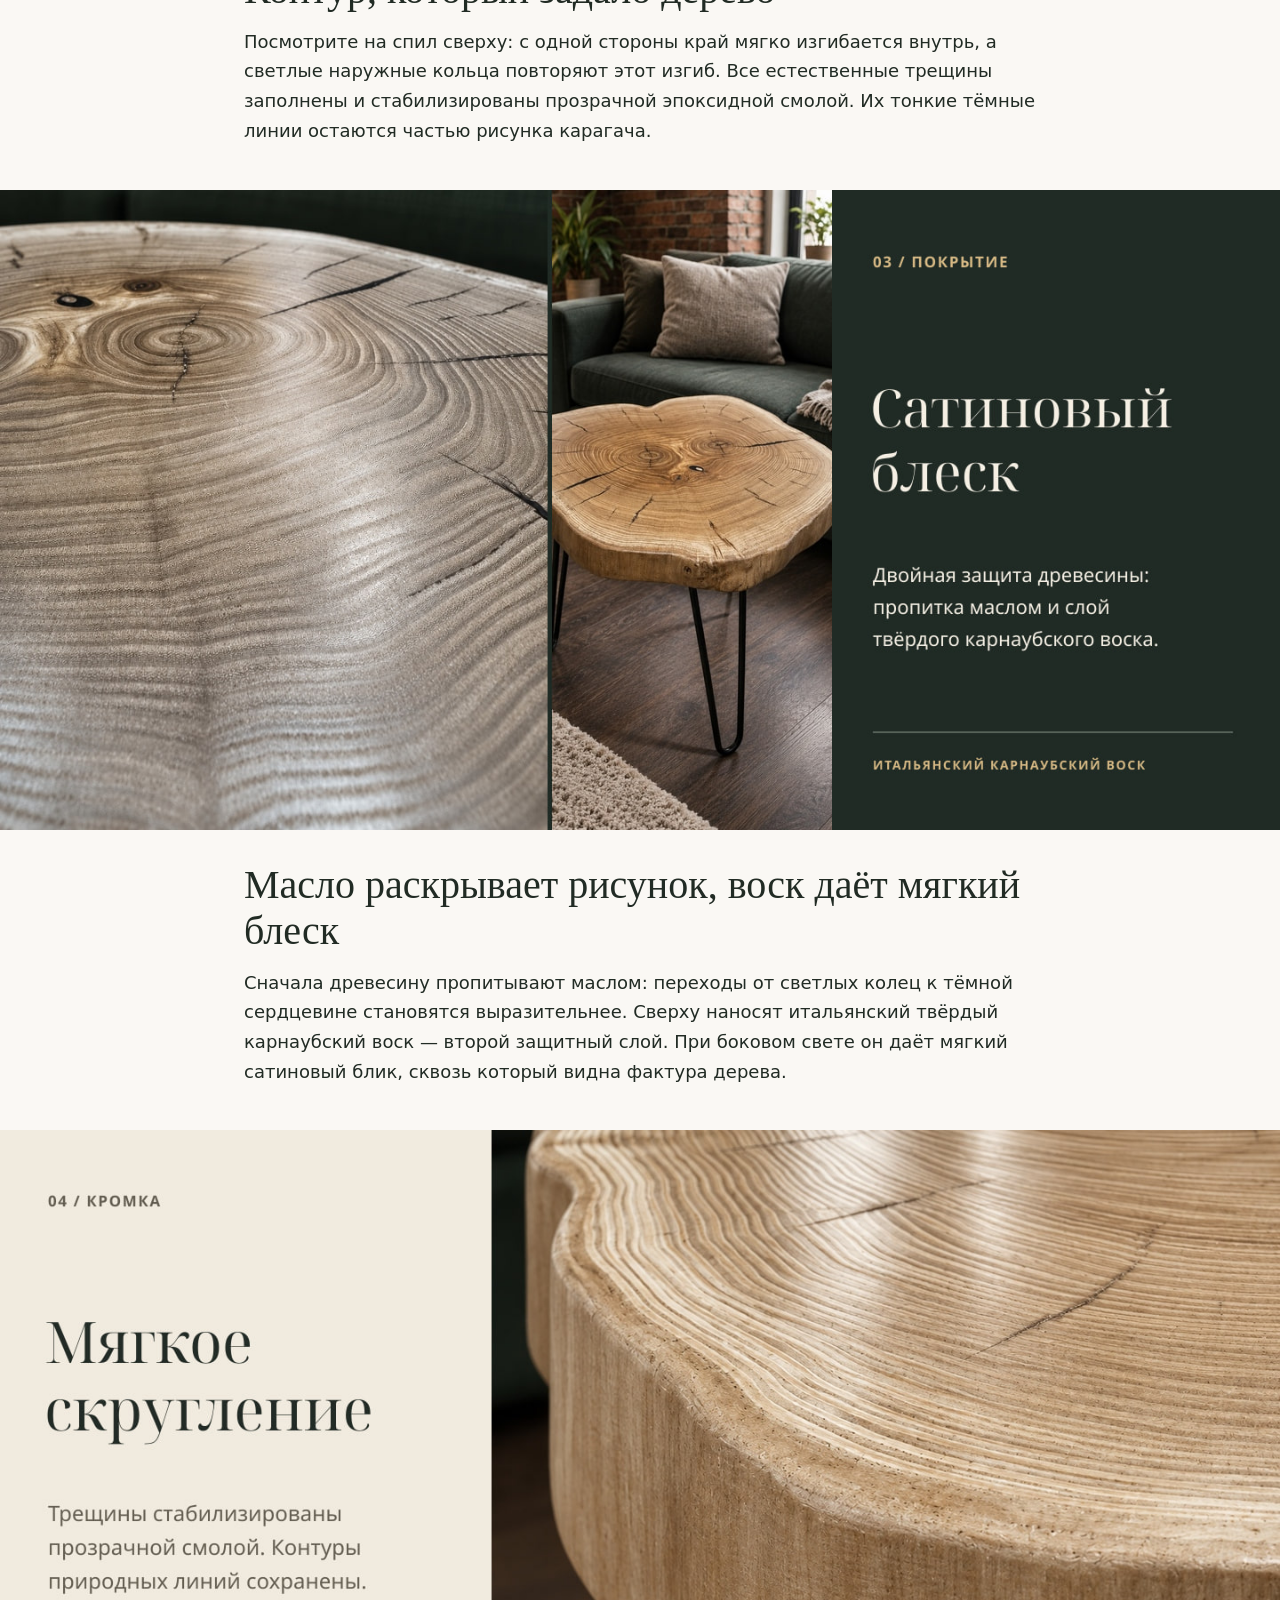
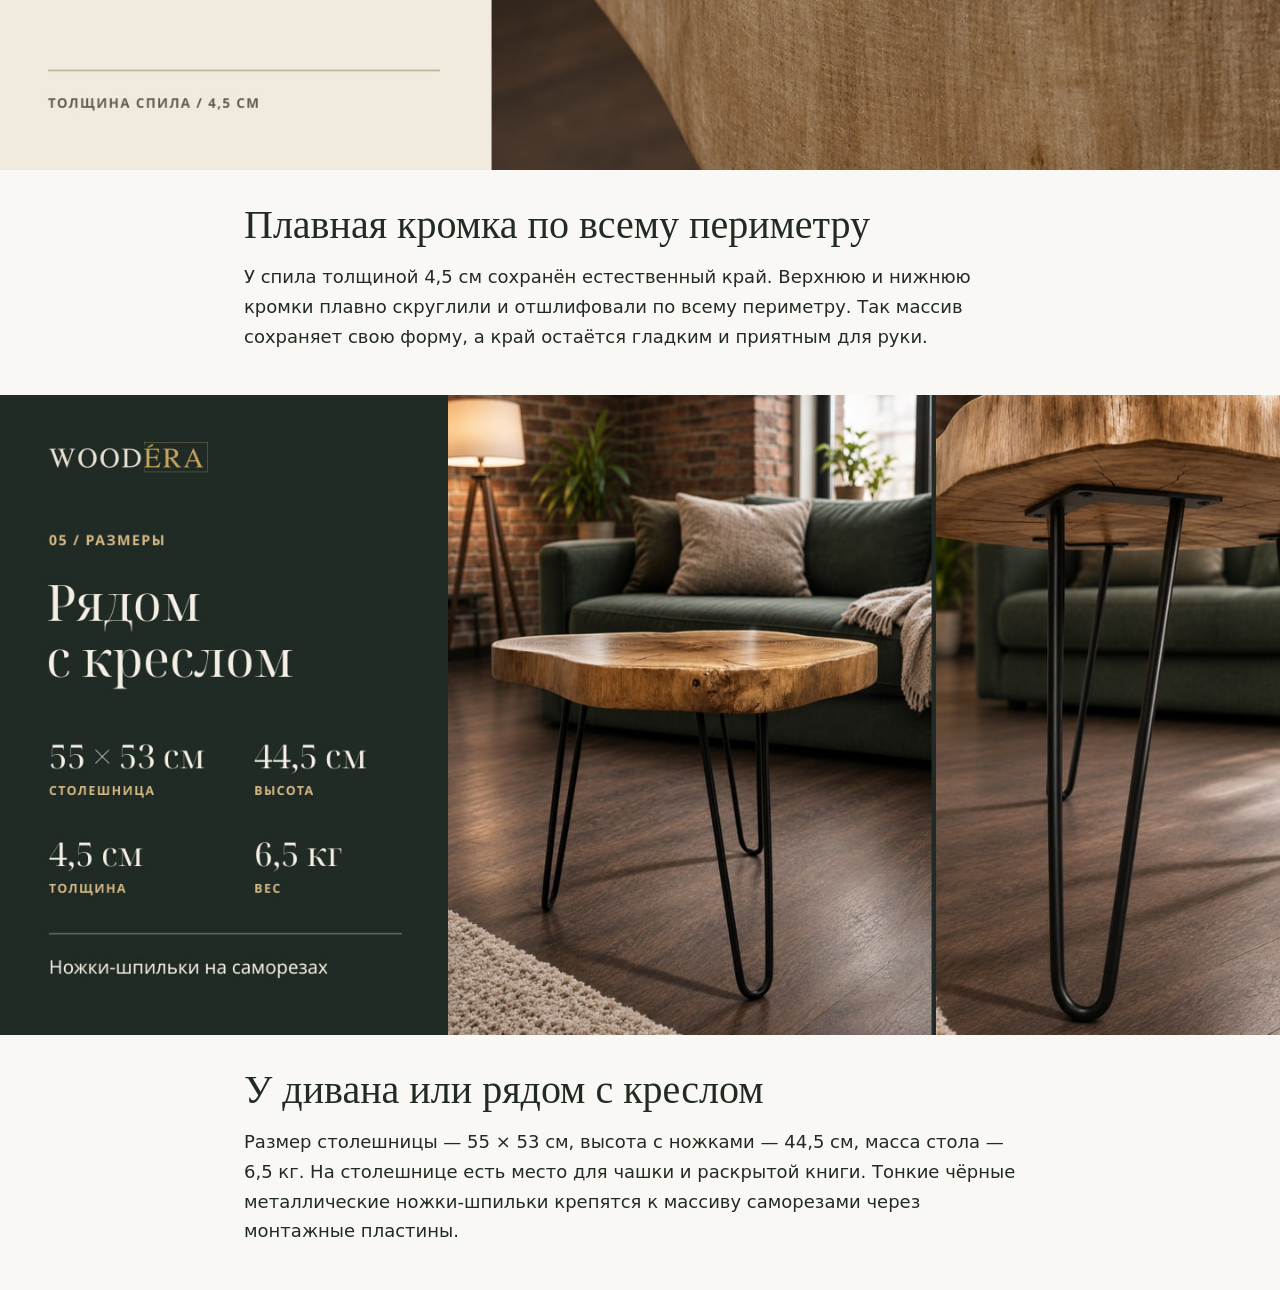
<file: rich-content/karagach-55x53/v2/preview.html>
<!doctype html><html lang="ru"><meta charset="utf-8"><meta name="viewport" content="width=device-width,initial-scale=1"><title>WOODERA — журнальный стол из горного карагача, 55 × 53 см</title><style>*{box-sizing:border-box}body{margin:0;background:#ece8df;color:#212b24;font:18px/1.65 system-ui}main{max-width:1440px;margin:auto;background:#faf8f4}img{display:block;width:100%;height:auto}article{max-width:920px;margin:auto;padding:32px 5% 44px}h2{font:clamp(26px,3.2vw,40px)/1.15 Georgia,serif;margin:0 0 14px}p{margin:0}@media(max-width:700px){article{padding:24px 6% 34px;font-size:16px}}</style><main><section><picture><source media="(max-width:700px)" srcset="mobile/01-table.jpg"><img src="desktop/01-table.jpg" alt="Журнальный стол WOODERA у зелёного дивана; на спиле видны две сердцевины."></picture><article><h2>Две сердцевины в одном спиле</h2><p>Столешница WOODERA сделана из одного поперечного спила горного карагача — вяза. В центре видны две сердцевины: вокруг каждой годовые кольца идут своим кругом, а ближе к краю складываются в общий рисунок. Именно по нему можно узнать этот стол.</p></article></section>
<section><picture><source media="(max-width:700px)" srcset="mobile/02-grain.jpg"><img src="desktop/02-grain.jpg" alt="Вид сверху на спил карагача: две сердцевины, светлая кайма и естественные радиальные трещины."></picture><article><h2>Контур, который задало дерево</h2><p>Посмотрите на спил сверху: с одной стороны край мягко изгибается внутрь, а светлые наружные кольца повторяют этот изгиб. Все естественные трещины заполнены и стабилизированы прозрачной эпоксидной смолой. Их тонкие тёмные линии остаются частью рисунка карагача.</p></article></section>
<section><picture><source media="(max-width:700px)" srcset="mobile/03-finish.jpg"><img src="desktop/03-finish.jpg" alt="Сатиновый блик скользит по поверхности карагача; сквозь отражение видны кольца и поры."></picture><article><h2>Масло раскрывает рисунок, воск даёт мягкий блеск</h2><p>Сначала древесину пропитывают маслом: переходы от светлых колец к тёмной сердцевине становятся выразительнее. Сверху наносят итальянский твёрдый карнаубский воск — второй защитный слой. При боковом свете он даёт мягкий сатиновый блик, сквозь который видна фактура дерева.</p></article></section>
<section><picture><source media="(max-width:700px)" srcset="mobile/04-edge.jpg"><img src="desktop/04-edge.jpg" alt="Крупный план волнистого края и скруглённой кромки столешницы из массива дерева."></picture><article><h2>Плавная кромка по всему периметру</h2><p>У спила толщиной 4,5 см сохранён естественный край. Верхнюю и нижнюю кромки плавно скруглили и отшлифовали по всему периметру. Так массив сохраняет свою форму, а край остаётся гладким и приятным для руки.</p></article></section>
<section><picture><source media="(max-width:700px)" srcset="mobile/05-size.jpg"><img src="desktop/05-size.jpg" alt="Стол в профиль и крепление снизу: ножки-шпильки на саморезах; размеры 55 × 53 × 44,5 см."></picture><article><h2>У дивана или рядом с креслом</h2><p>Размер столешницы — 55 × 53 см, высота с ножками — 44,5 см, масса стола — 6,5 кг. На столешнице есть место для чашки и раскрытой книги. Тонкие чёрные металлические ножки-шпильки крепятся к массиву саморезами через монтажные пластины.</p></article></section></main></html>
</file>
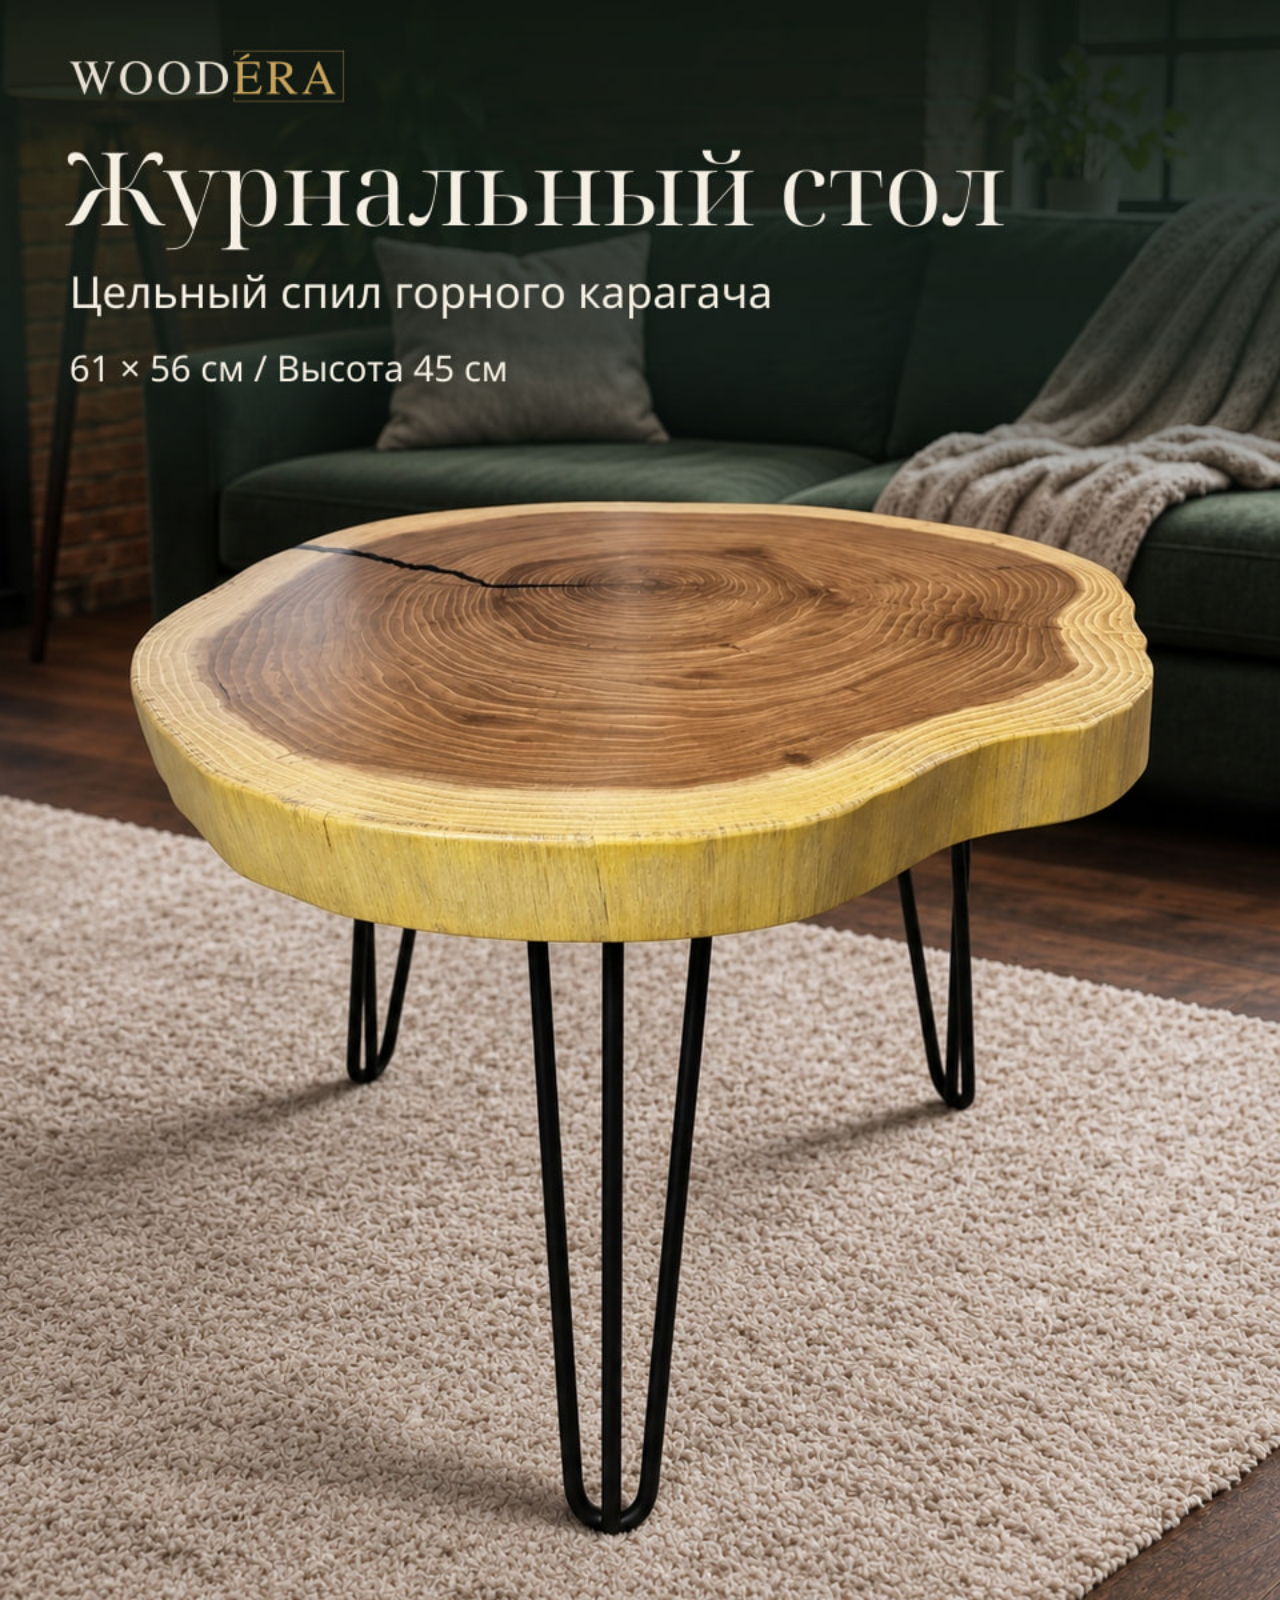
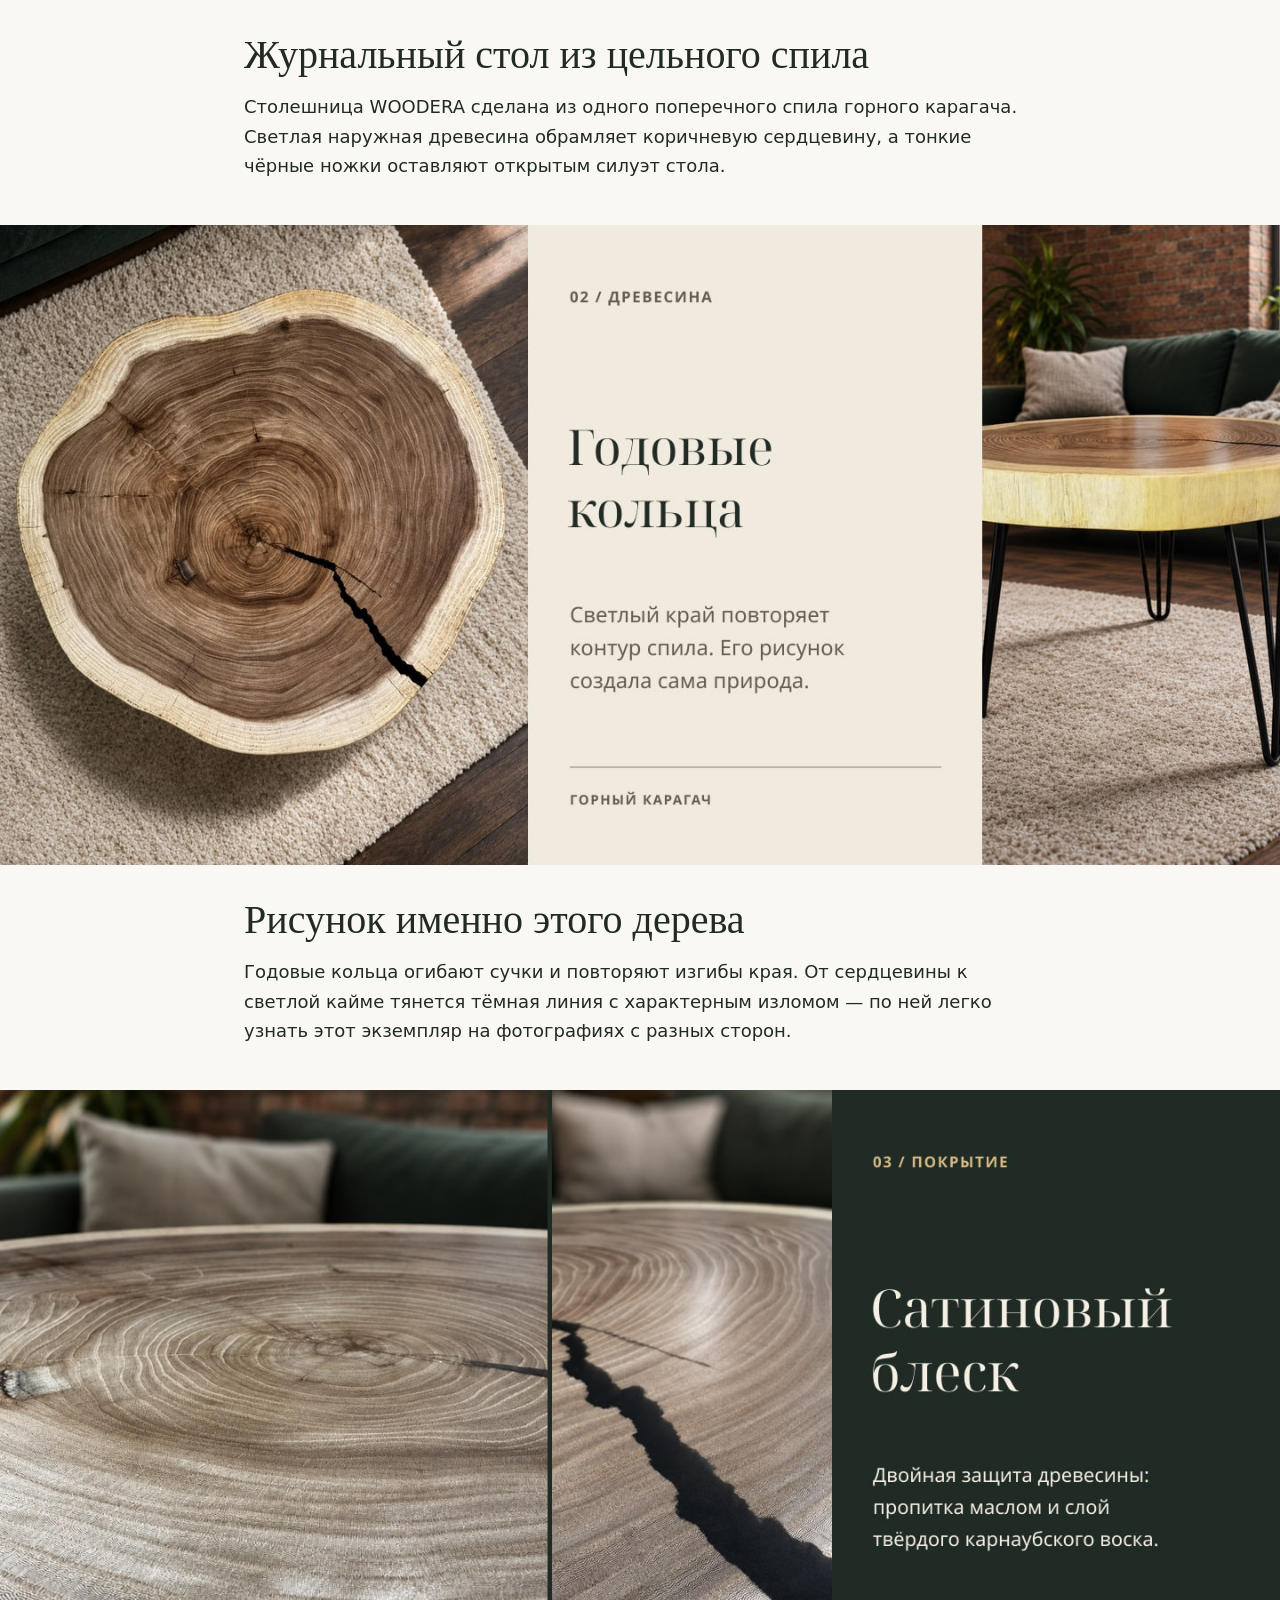
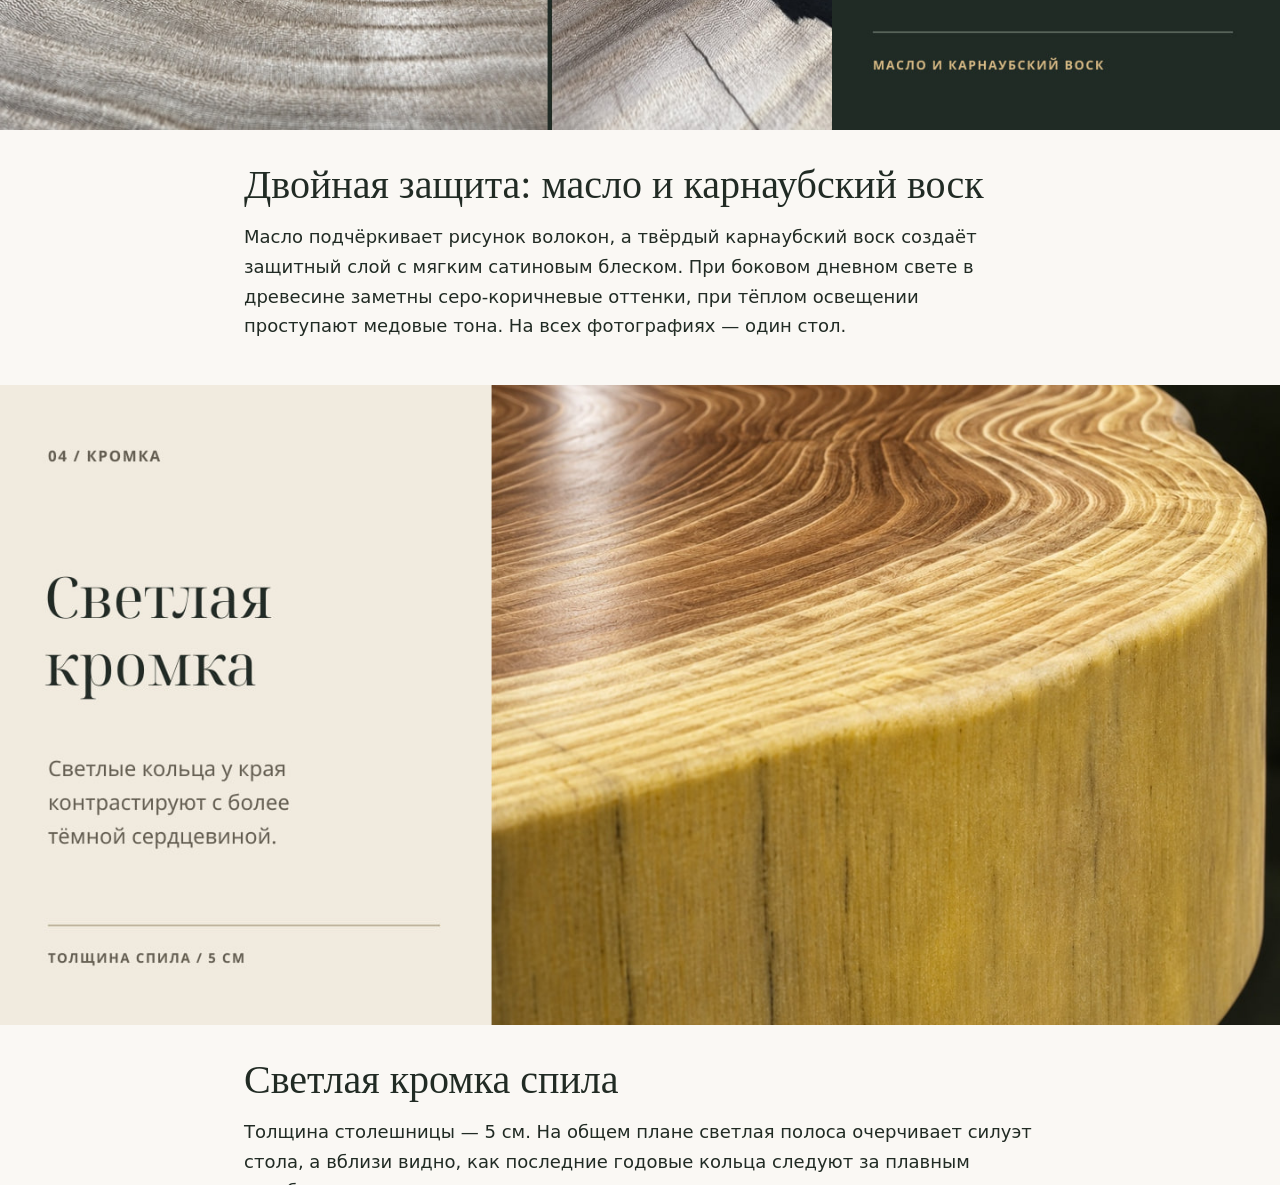
<file: rich-content/karagach-61x56/v1/preview.html>
<!doctype html><html lang="ru"><meta charset="utf-8"><meta name="viewport" content="width=device-width,initial-scale=1"><title>WOODERA — журнальный стол из горного карагача, 61 × 56 см</title><style>*{box-sizing:border-box}body{margin:0;background:#ece8df;color:#212b24;font:18px/1.65 system-ui}main{max-width:1440px;margin:auto;background:#faf8f4}img{display:block;width:100%;height:auto}article{max-width:920px;margin:auto;padding:32px 5% 44px}h2{font:clamp(26px,3.2vw,40px)/1.15 Georgia,serif;margin:0 0 14px}p{margin:0}@media(max-width:700px){article{padding:24px 6% 34px;font-size:16px}}</style><main><section><picture><source media="(max-width:700px)" srcset="mobile/01-table.jpg"><img src="desktop/01-table.jpg" alt="Журнальный стол WOODERA из горного карагача в гостиной и крупный план годовых колец."></picture><article><h2>Журнальный стол из цельного спила</h2><p>Столешница WOODERA сделана из одного поперечного спила горного карагача. Светлая наружная древесина обрамляет коричневую сердцевину, а тонкие чёрные ножки оставляют открытым силуэт стола.</p></article></section>
<section><picture><source media="(max-width:700px)" srcset="mobile/02-grain.jpg"><img src="desktop/02-grain.jpg" alt="Вид сверху: светлая кайма, годовые кольца и тёмная линия, уходящая к краю спила."></picture><article><h2>Рисунок именно этого дерева</h2><p>Годовые кольца огибают сучки и повторяют изгибы края. От сердцевины к светлой кайме тянется тёмная линия с характерным изломом — по ней легко узнать этот экземпляр на фотографиях с разных сторон.</p></article></section>
<section><picture><source media="(max-width:700px)" srcset="mobile/03-finish.jpg"><img src="desktop/03-finish.jpg" alt="Два крупных плана поверхности карагача: сатиновый блик и естественная тёмная линия."></picture><article><h2>Двойная защита: масло и карнаубский воск</h2><p>Масло подчёркивает рисунок волокон, а твёрдый карнаубский воск создаёт защитный слой с мягким сатиновым блеском. При боковом дневном свете в древесине заметны серо-коричневые оттенки, при тёплом освещении проступают медовые тона. На всех фотографиях — один стол.</p></article></section>
<section><picture><source media="(max-width:700px)" srcset="mobile/04-edge.jpg"><img src="desktop/04-edge.jpg" alt="Край столешницы крупным планом: видны светлый торец и переход от коричневой сердцевины."></picture><article><h2>Светлая кромка спила</h2><p>Толщина столешницы — 5 см. На общем плане светлая полоса очерчивает силуэт стола, а вблизи видно, как последние годовые кольца следуют за плавным изгибом края.</p></article></section>
<section><picture><source media="(max-width:700px)" srcset="mobile/05-size.jpg"><img src="desktop/05-size.jpg" alt="Каталожный вид стола и крепление металлической ножки с нижней стороны столешницы."></picture><article><h2>Размеры и крепление ножек</h2><p>Размер столешницы — 61 × 56 см. Высота стола в сборе — 45 см, вес — 11,5 кг. Ножки-шпильки закреплены винтами в резьбовых футорках: для перевозки их можно снять, а затем установить обратно. Безопасность изделия подтверждена протоколом испытаний и декларацией о соответствии.</p></article></section></main></html>
</file>
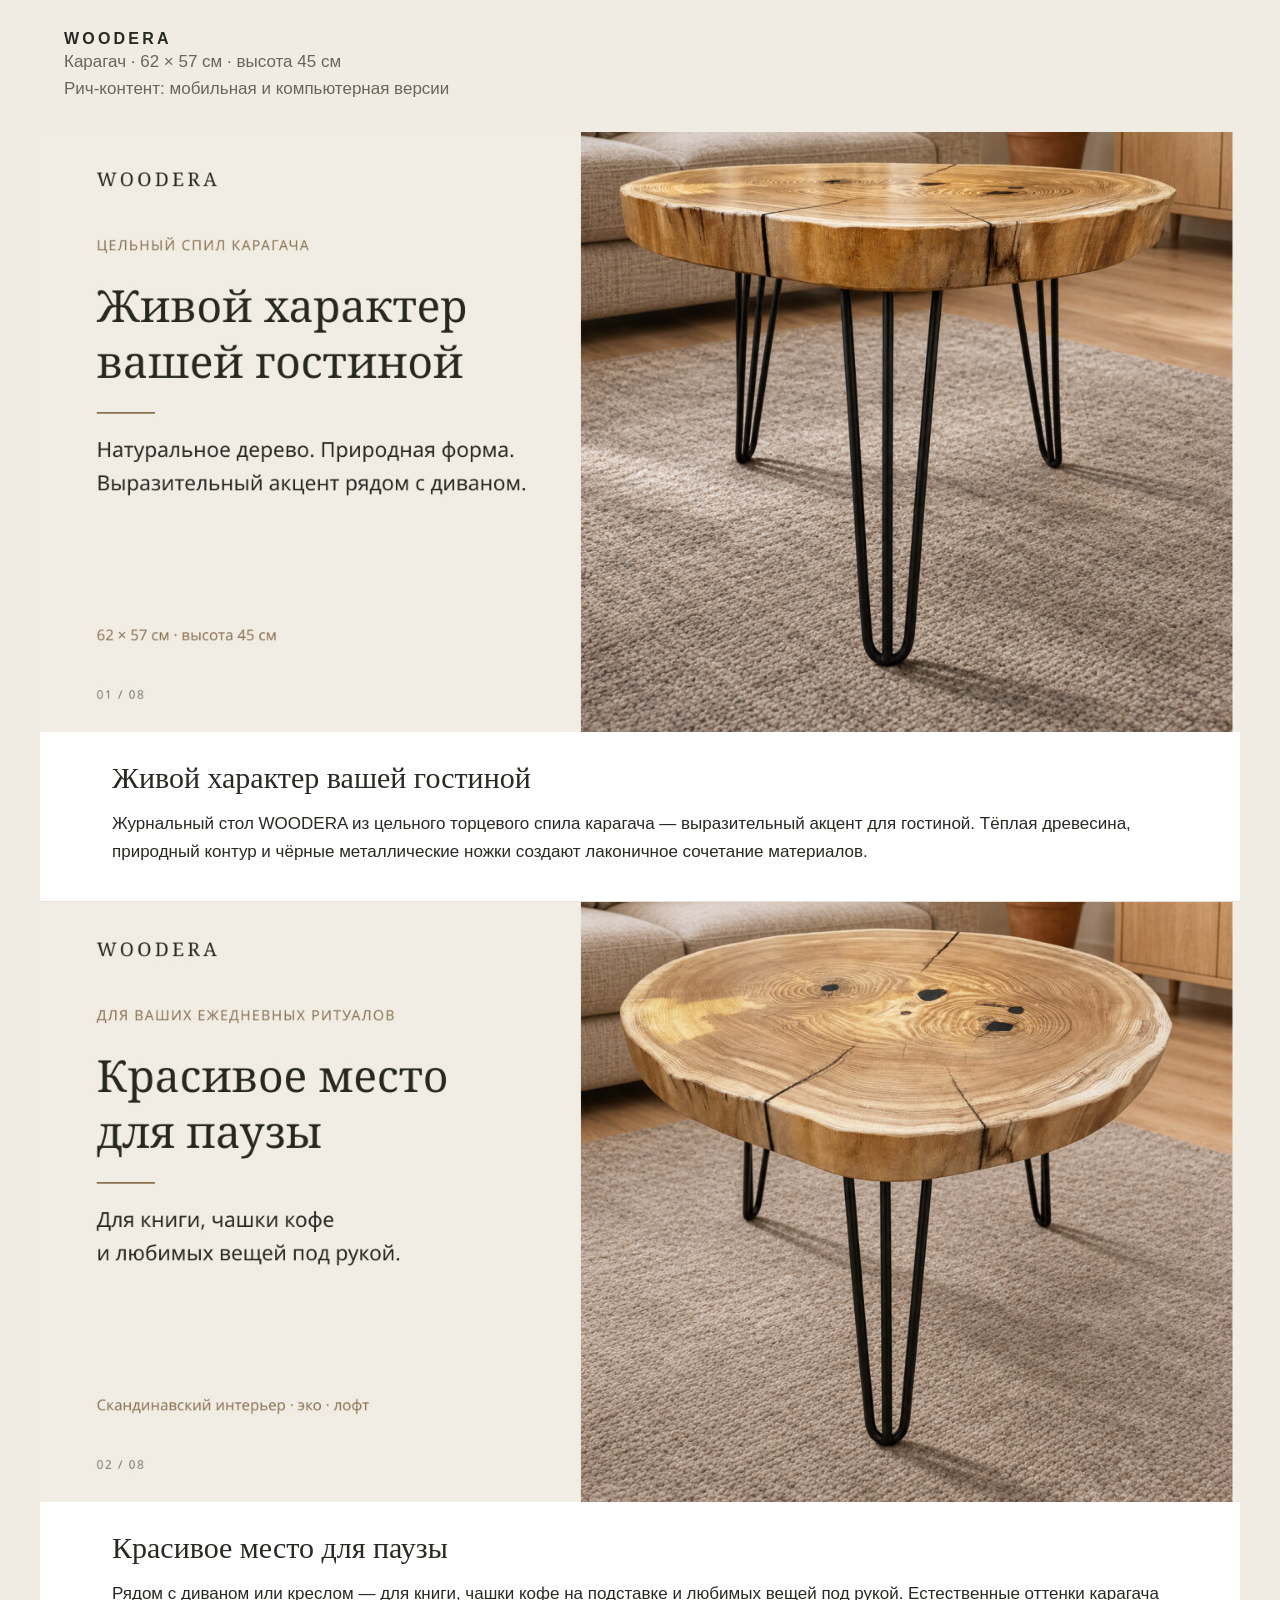
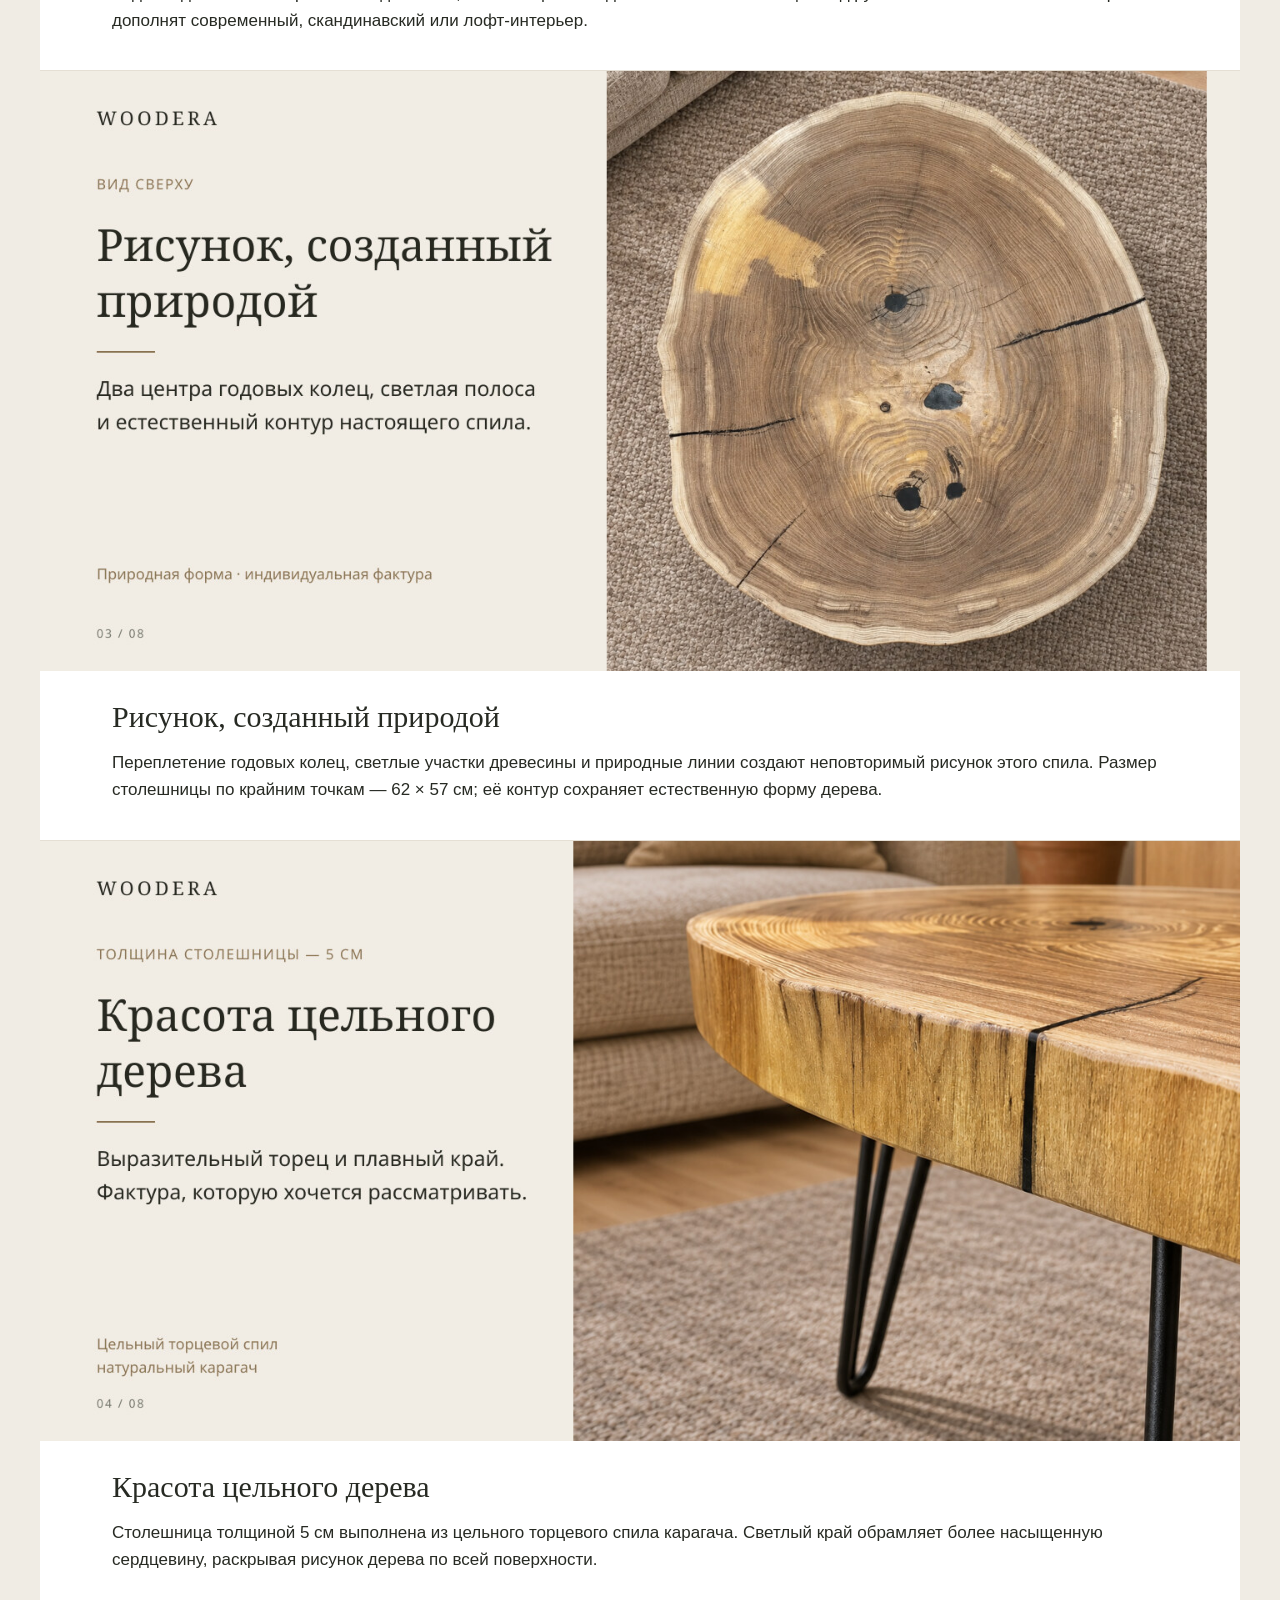
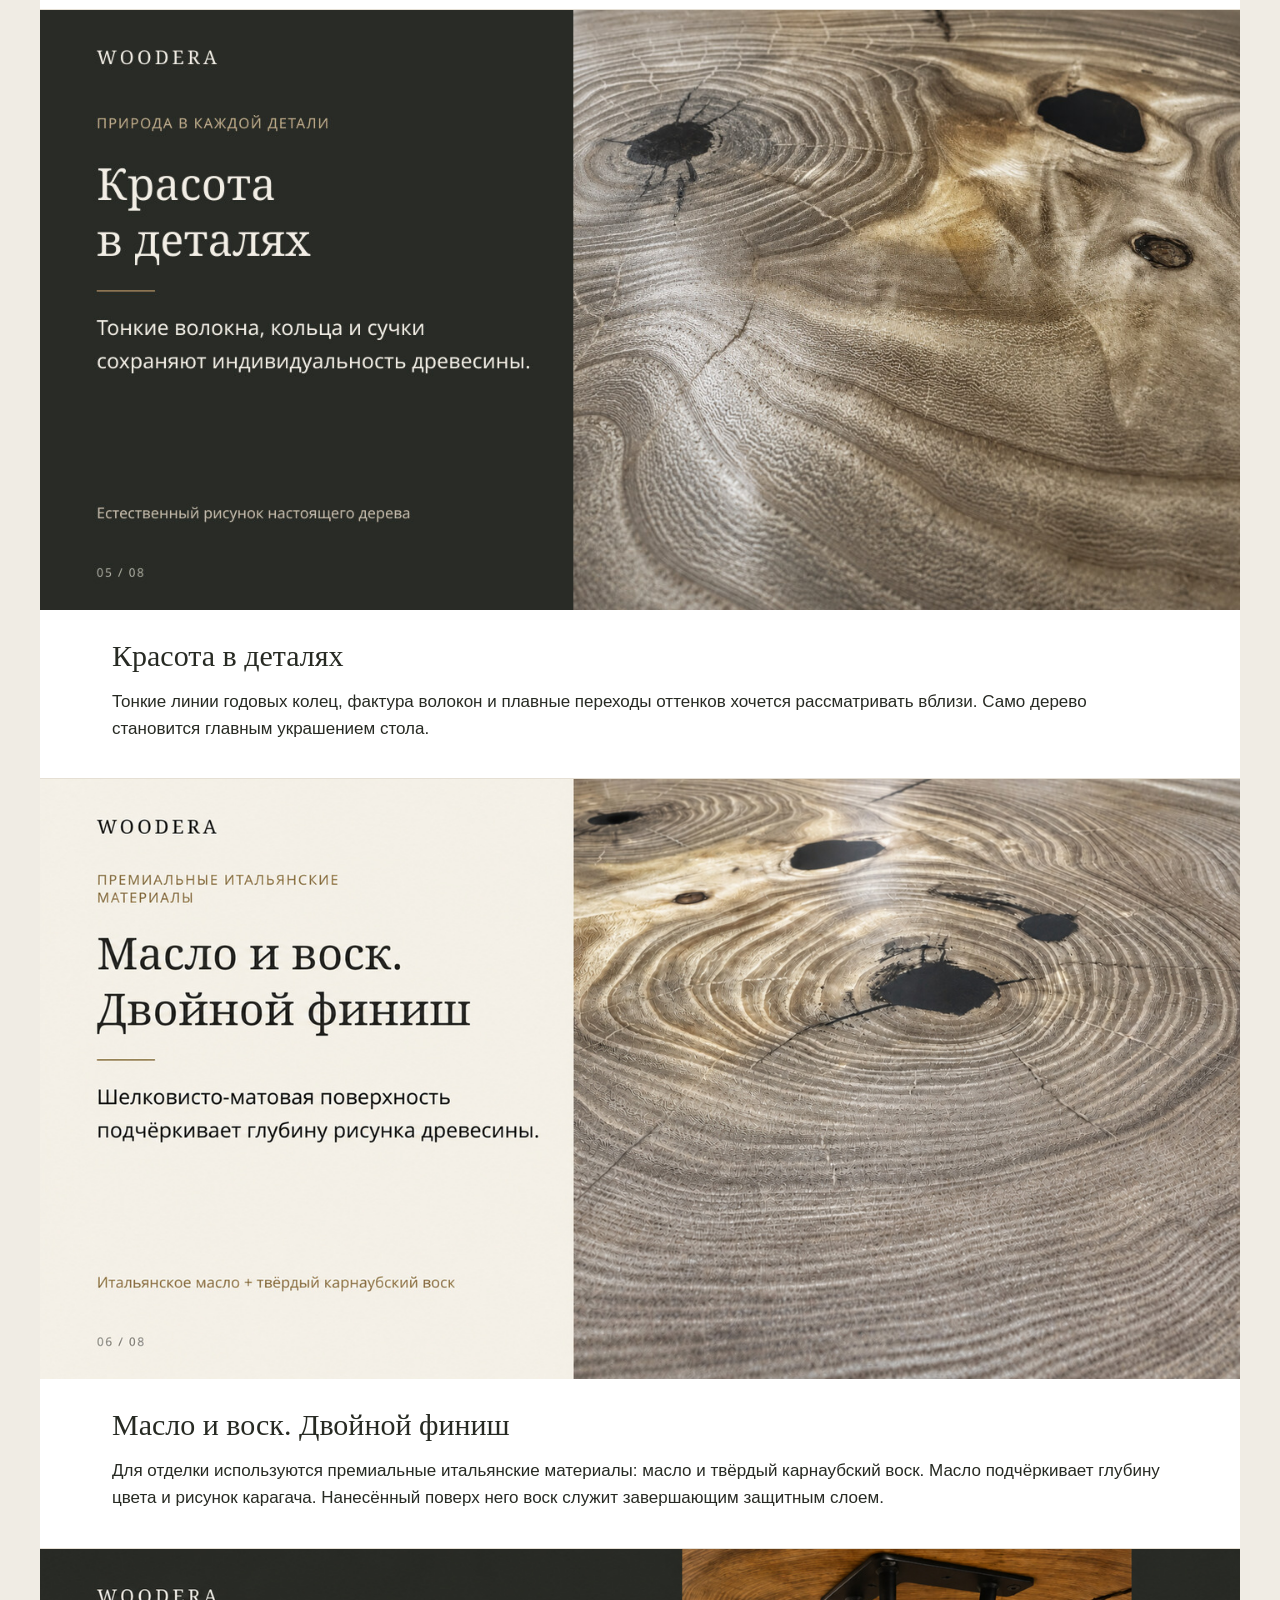
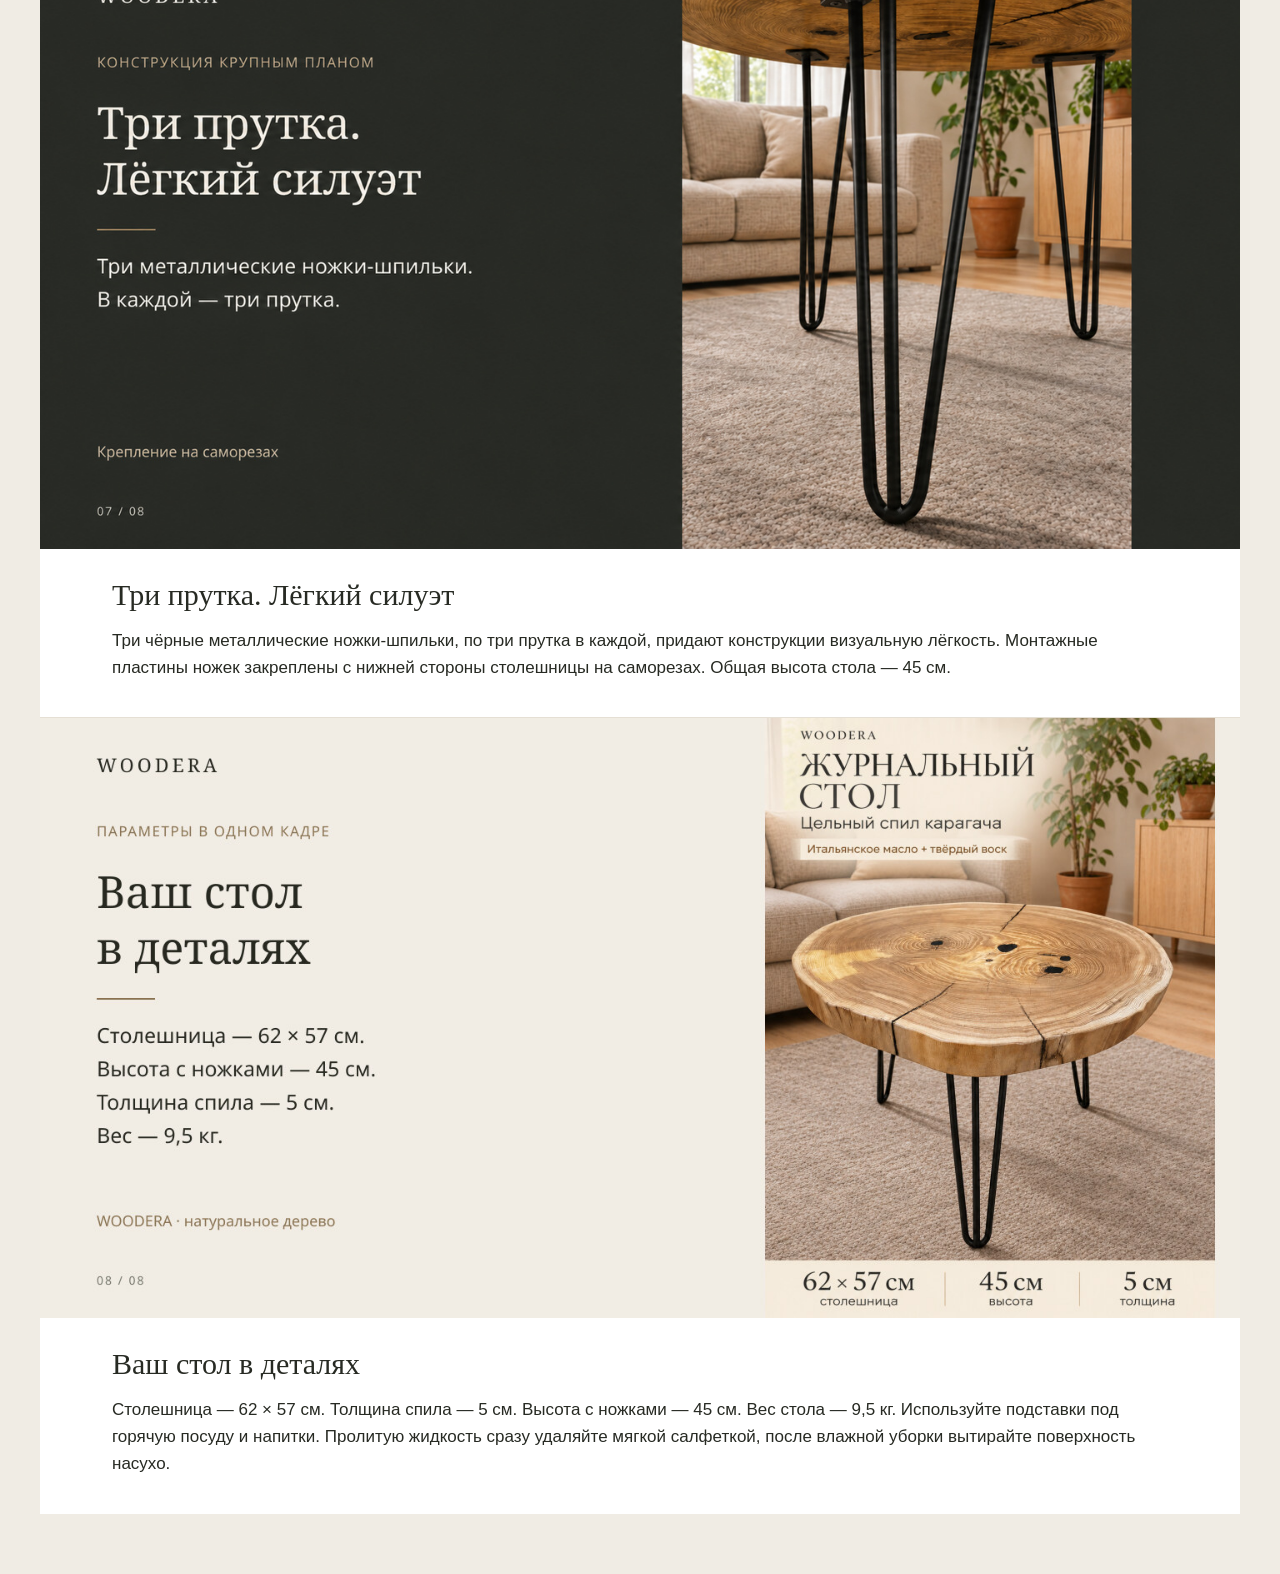
<file: rich-content/karagach-62x57/v2/preview.html>
<!doctype html><html lang="ru"><head><meta charset="utf-8"><meta name="viewport" content="width=device-width,initial-scale=1"><title>WOODERA — карагач 62 × 57 см</title><style>*{box-sizing:border-box}body{margin:0;background:#f0ece4;color:#272a23;font-family:Arial,sans-serif}header{max-width:1200px;margin:auto;padding:30px 24px}header b{letter-spacing:.2em}header p{color:#6b6559;line-height:1.6}main{max-width:1200px;margin:0 auto 60px;background:#fff}picture,img{display:block;width:100%;height:auto}article{padding:28px 6% 36px}h2{font:normal 30px/1.2 Georgia,serif;margin:0 0 14px}p{font-size:17px;line-height:1.6;margin:0}section+section{border-top:1px solid #e5dfd4}@media(max-width:700px){header{padding:24px 20px}article{padding:24px 20px 32px}h2{font-size:26px}p{font-size:16px}}</style></head><body><header><b>WOODERA</b><p>Карагач · 62 × 57 см · высота 45 см<br>Рич-контент: мобильная и компьютерная версии</p></header><main><section><picture><source media="(max-width:700px)" srcset="mobile/01_character.jpg"><img src="desktop/01_character.jpg" alt="Живой характер вашей гостиной" loading="lazy"></picture><article><h2>Живой характер вашей гостиной</h2><p>Журнальный стол WOODERA из цельного торцевого спила карагача — выразительный акцент для гостиной. Тёплая древесина, природный контур и чёрные металлические ножки создают лаконичное сочетание материалов.</p></article></section><section><picture><source media="(max-width:700px)" srcset="mobile/02_interior.jpg"><img src="desktop/02_interior.jpg" alt="Красивое место для паузы" loading="lazy"></picture><article><h2>Красивое место для паузы</h2><p>Рядом с диваном или креслом — для книги, чашки кофе на подставке и любимых вещей под рукой. Естественные оттенки карагача дополнят современный, скандинавский или лофт-интерьер.</p></article></section><section><picture><source media="(max-width:700px)" srcset="mobile/03_top_view.jpg"><img src="desktop/03_top_view.jpg" alt="Рисунок, созданный природой" loading="lazy"></picture><article><h2>Рисунок, созданный природой</h2><p>Переплетение годовых колец, светлые участки древесины и природные линии создают неповторимый рисунок этого спила. Размер столешницы по крайним точкам — 62 × 57 см; её контур сохраняет естественную форму дерева.</p></article></section><section><picture><source media="(max-width:700px)" srcset="mobile/04_slab.jpg"><img src="desktop/04_slab.jpg" alt="Красота цельного дерева" loading="lazy"></picture><article><h2>Красота цельного дерева</h2><p>Столешница толщиной 5 см выполнена из цельного торцевого спила карагача. Светлый край обрамляет более насыщенную сердцевину, раскрывая рисунок дерева по всей поверхности.</p></article></section><section><picture><source media="(max-width:700px)" srcset="mobile/05_texture.jpg"><img src="desktop/05_texture.jpg" alt="Красота в деталях" loading="lazy"></picture><article><h2>Красота в деталях</h2><p>Тонкие линии годовых колец, фактура волокон и плавные переходы оттенков хочется рассматривать вблизи. Само дерево становится главным украшением стола.</p></article></section><section><picture><source media="(max-width:700px)" srcset="mobile/06_finish.jpg"><img src="desktop/06_finish.jpg" alt="Масло и воск. Двойной финиш" loading="lazy"></picture><article><h2>Масло и воск. Двойной финиш</h2><p>Для отделки используются премиальные итальянские материалы: масло и твёрдый карнаубский воск. Масло подчёркивает глубину цвета и рисунок карагача. Нанесённый поверх него воск служит завершающим защитным слоем.</p></article></section><section><picture><source media="(max-width:700px)" srcset="mobile/07_legs.jpg"><img src="desktop/07_legs.jpg" alt="Три прутка. Лёгкий силуэт" loading="lazy"></picture><article><h2>Три прутка. Лёгкий силуэт</h2><p>Три чёрные металлические ножки-шпильки, по три прутка в каждой, придают конструкции визуальную лёгкость. Монтажные пластины ножек закреплены с нижней стороны столешницы на саморезах. Общая высота стола — 45 см.</p></article></section><section><picture><source media="(max-width:700px)" srcset="mobile/08_parameters.jpg"><img src="desktop/08_parameters.jpg" alt="Ваш стол в деталях" loading="lazy"></picture><article><h2>Ваш стол в деталях</h2><p>Столешница — 62 × 57 см. Толщина спила — 5 см. Высота с ножками — 45 см. Вес стола — 9,5 кг. Используйте подставки под горячую посуду и напитки. Пролитую жидкость сразу удаляйте мягкой салфеткой, после влажной уборки вытирайте поверхность насухо.</p></article></section></main></body></html>
</file>
<file: styles.css>
:root{
  --bg:#171512;
  --bg-soft:#201d19;
  --paper:#f3efe7;
  --paper-2:#e9e1d4;
  --ink:#302d29;
  --muted:#786f65;
  --gold:#c9a45c;
  --line:rgba(201,164,92,.32);
  --white:#f7f3eb;
}
*{box-sizing:border-box}
html{scroll-behavior:smooth}
body{
  margin:0;
  background:var(--paper);
  color:var(--ink);
  font-family:-apple-system,BlinkMacSystemFont,"Segoe UI",Arial,sans-serif;
  line-height:1.55;
}
.wrap{width:min(1120px,calc(100% - 40px));margin-inline:auto}
.hero{
  min-height:760px;
  color:var(--white);
  background:
    radial-gradient(circle at 80% 20%, rgba(201,164,92,.15), transparent 28%),
    linear-gradient(135deg,#12110f 0%,#1d1a16 55%,#29231b 100%);
  display:flex;flex-direction:column;
}
.nav{height:94px;display:flex;align-items:center;justify-content:space-between;border-bottom:1px solid rgba(255,255,255,.09)}
.brand img{width:220px;display:block}
.nav-link{color:var(--white);text-decoration:none;font-size:14px;letter-spacing:.08em;text-transform:uppercase}
.hero-content{margin:auto 0;padding:90px 0 110px}
.eyebrow{margin:0 0 18px;color:var(--gold);font-size:12px;font-weight:700;letter-spacing:.22em}
.eyebrow.dark{color:#9a773e}
h1,h2,h3{font-family:Georgia,"Times New Roman",serif;font-weight:400;line-height:1.05;margin:0}
h1{font-size:clamp(44px,7vw,88px);max-width:950px}
h2{font-size:clamp(34px,5vw,58px)}
h3{font-size:28px}
.lead{font-size:19px;max-width:720px;color:#d8d0c5;margin:30px 0 0}
.hero-actions{display:flex;flex-wrap:wrap;gap:14px;margin-top:38px}
.btn{display:inline-flex;align-items:center;justify-content:center;min-height:52px;padding:0 22px;text-decoration:none;border:1px solid var(--gold);font-weight:600}
.btn-primary{background:var(--gold);color:#171512}
.btn-secondary{color:var(--white);background:transparent}
.section{padding:105px 0}
.section-head{display:grid;gap:12px;margin-bottom:48px;max-width:760px}
.cards{display:grid;grid-template-columns:repeat(3,1fr);gap:18px}
.card{background:#fff;padding:34px;min-height:285px;border:1px solid rgba(48,45,41,.08);display:flex;flex-direction:column}
.card .num{color:var(--gold);font-size:13px;letter-spacing:.15em;margin-bottom:auto}
.card h3{margin:30px 0 14px}
.card p{color:var(--muted);margin:0}
.story{background:var(--bg);color:var(--white)}
.story-grid{display:grid;grid-template-columns:1fr 1fr;gap:80px}
.story-copy{font-size:20px;color:#d5cec4}
.story-copy p:first-child{margin-top:0}
.care-grid{display:grid;grid-template-columns:repeat(4,1fr);gap:18px}
.care-grid>div{border-top:1px solid #cfc5b6;padding-top:18px}
.care-grid b{color:var(--gold);font-size:12px;letter-spacing:.12em}
.care-grid p{color:var(--muted)}
.note{margin-top:36px;color:var(--muted);font-size:14px}
.contacts{background:var(--bg-soft);color:var(--white)}
.contacts h2{max-width:760px;margin-bottom:46px}
.contact-links{border-top:1px solid var(--line)}
.contact-links>a,.contact-links>.disabled{
  min-height:78px;border-bottom:1px solid var(--line);
  display:flex;align-items:center;justify-content:space-between;
  font-size:22px;color:var(--white);text-decoration:none;
}
.contact-links>a:hover{color:var(--gold)}
.contact-links .disabled{color:#80786d}
.contact-links small{font-size:12px;font-weight:400;margin-left:auto;margin-right:20px;color:#81786c}
.footer{min-height:170px;display:flex;align-items:center;justify-content:space-between;gap:20px}
.footer img{width:180px}
.footer p{font-size:12px;color:var(--muted)}
@media (max-width:800px){
  .wrap{width:min(100% - 28px,1120px)}
  .hero{min-height:680px}
  .nav{height:78px}.brand img{width:170px}
  .hero-content{padding:70px 0 90px}
  .lead{font-size:17px}
  .section{padding:74px 0}
  .cards,.care-grid,.story-grid{grid-template-columns:1fr}
  .story-grid{gap:28px}
  .card{min-height:230px}
  .care-grid{gap:8px}
  .footer{align-items:flex-start;flex-direction:column;justify-content:center}
}
</file>
